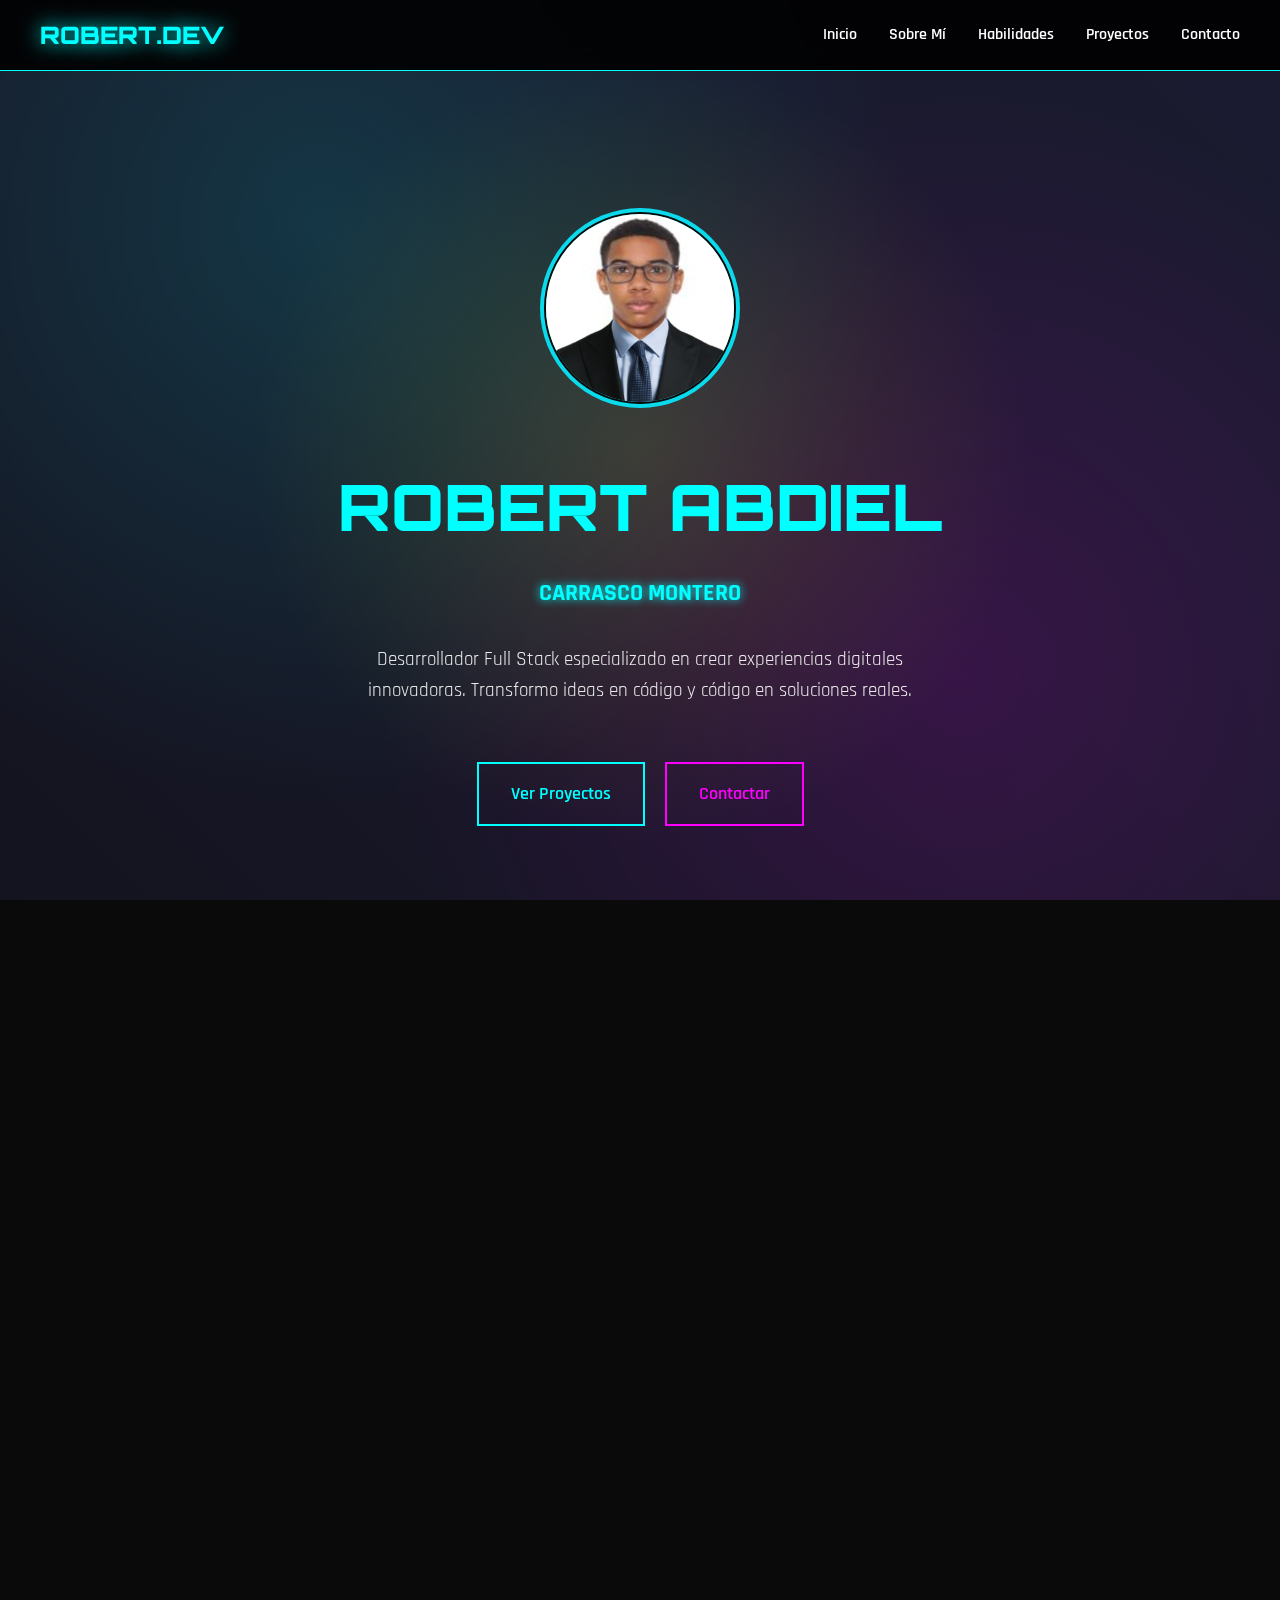
<file: index.html>
<!DOCTYPE html>
<html lang="es">
<head>
    <meta charset="UTF-8">
    <meta name="viewport" content="width=device-width, initial-scale=1.0">
    <title>Robertdev</title>
    <link rel="stylesheet" href="style.css">
</head>
<body>
    <div class="bg-animation"></div>
    
    <header>
        <nav>
            <div class="logo">ROBERT.DEV</div>
            <ul class="nav-links">
                <li><a href="#inicio">Inicio</a></li>
                <li><a href="#sobre-mi">Sobre Mí</a></li>
                <li><a href="#habilidades">Habilidades</a></li>
                <li><a href="#proyectos">Proyectos</a></li>
                <li><a href="#contacto">Contacto</a></li>
            </ul>
        </nav>
    </header>

    <main>
        <section id="inicio" class="hero">
            <div class="photo-frame">
                <img src="yo traje.png" alt="Robert Abdiel Carasco Montero">
            </div>
            <h1>ROBERT ABDIEL</h1>
            <h2 class="subtitle">CARRASCO MONTERO</h2>
            <p class="description">
                Desarrollador Full Stack especializado en crear experiencias digitales innovadoras. 
                Transformo ideas en código y código en soluciones reales.
            </p>
            <a href="#proyectos" class="btn">Ver Proyectos</a>
            <a href="#contacto" class="btn secondary">Contactar</a>
        </section>

        <section id="sobre-mi" class="fade-in">
            <div class="section-header">
                <h2>SOBRE MÍ</h2>
                <div class="underline"></div>
                <p>Desarrollador apasionado por crear soluciones tecnológicas innovadoras</p>
            </div>
            
            <div style="text-align: center; max-width: 800px; margin: 0 auto;">
                <p style="font-size: 1.2rem; line-height: 1.8; margin-bottom: 2rem;">
                    Soy un desarrollador Full Stack con 3 años de experiencia creando aplicaciones web y móviles. 
                    Me especializo en tecnologías modernas como React, Node.js, Python y cloud computing.
                </p>
                <p style="font-size: 1.1rem; line-height: 1.8; opacity: 0.9;">
                    Mi pasión por la programación comenzó en la escuela y desde entonces he trabajado en diversos proyectos, 
                    desde plataformas de comercios y páginas avanzadas. Siempre busco aprender nuevas tecnologías y
                    mantenerme actualizado con las últimas tendencias del desarrollo de software.
                </p>
            </div>
        </section>

        <section id="habilidades" class="fade-in">
            <div class="section-header">
                <h2>MIS HABILIDADES</h2>
                <div class="underline"></div>
            </div>
            
            <div class="skills-grid">
                <div class="skill-card">
                    <h3>Frontend Development</h3>
                    <p>Creación de interfaces modernas y responsivas con las últimas tecnologías web.</p>
                    <div class="skill-tags">
                        <span class="tag">React</span>
                        <span class="tag">Vue.js</span>
                        <span class="tag">JavaScript</span>
                        <span class="tag">CSS3</span>
                        <span class="tag">HTML5</span>
                    </div>
                </div>
                
                <div class="skill-card">
                    <h3>Backend Development</h3>
                    <p>Desarrollo de APIs robustas y sistemas escalables para aplicaciones web.</p>
                    <div class="skill-tags">
                        <span class="tag">Node.js</span>
                        <span class="tag">Python</span>
                        <span class="tag">Express</span>
                        <span class="tag">MongoDB</span>
                        <span class="tag">PostgreSQL</span>
                    </div>
                </div>
                
                <div class="skill-card">
                    <h3>Mobile Development</h3>
                    <p>Aplicaciones móviles nativas e híbridas para iOS y Android.</p>
                    <div class="skill-tags">
                        <span class="tag">React Native</span>
                        <span class="tag">Flutter</span>
                        <span class="tag">Swift</span>
                        <span class="tag">Kotlin</span>
                    </div>
                </div>
                
                <div class="skill-card">
                    <h3>DevOps & Cloud</h3>
                    <p>Despliegue y gestión de aplicaciones en la nube con mejores prácticas.</p>
                    <div class="skill-tags">
                        <span class="tag">AWS</span>
                        <span class="tag">Docker</span>
                        <span class="tag">Git</span>
                        <span class="tag">CI/CD</span>
                        <span class="tag">Node.js</span>
                    </div>
                </div>
            </div>
        </section>

        <section id="proyectos" class="fade-in">
            <div class="section-header">
                <h2>PROYECTOS DESTACADOS</h2>
                <div class="underline"></div>
            </div>
            
       <div class="projects-grid">

  <div class="skill-card">
    <h3>MetroApp</h3>
    <p class="description">
      App para recargar tu targeta del metro con tu celular.
    </p>
    <div class="skill-tags">
      <span class="tag">React</span>
      <span class="tag">Node.js</span>
      <span class="tag">MongoDB</span>
      <span class="tag">Stripe</span>
    </div>
    <p class="subtitle">Completado</p>
    <a class="btn" href="MetroApp.html">🔍 Ver proyecto completo</a>
  </div>

  <div class="skill-card">
    <h3>Sistema de Inventario</h3>
    <p class="description">
      Aplicación de gestión de inventario para una ferretería.
    </p>
    <div class="skill-tags">
      <span class="tag">c#</span>
      <span class="tag">POO</span>
      <span class="tag">SQLServer</span>
    </div>
    <p class="subtitle">Completado</p>
    <a class="btn" href="SisInventario.html">🔍 Ver proyecto completo</a>
  </div>

  <div class="skill-card">
    <h3>undamned</h3>
    <p class="description">
     Videojuego creado en realidad virtual.
    </p>
    <div class="skill-tags">
      <span class="tag">Css</span>
      <span class="tag">HTML</span>
      <span class="tag">JS</span>
    </div>
    <p class="subtitle">Completado</p>
    <a class="btn" href="https://undamned.vercel.app">🔍 Ver proyecto completo</a>
  </div>

  <div class="skill-card">
    <h3>Brackix</h3>
    <p class="description">
      Plataforma busca de programadores para un trabajo.
    </p>
    <div class="skill-tags">
      <span class="tag">TypeScript</span>
      <span class="tag">React</span>
      <span class="tag">JavaScript</span>
      <span class="tag">AWS</span>
    </div>
    <p class="subtitle">En desarrollo</p>
    <a class="btn" href="https://www.brackix.com">🔍 Ver proyecto completo</a>
  </div>

</div>

        </section>

        <section id="contacto" class="contact fade-in">
            <div class="section-header">
                <h2>HABLEMOS</h2>
                <div class="underline"></div>
                <p>¿Tienes un proyecto en mente? ¡Hagámoslo realidad juntos!</p>
            </div>
            
            <div class="contact-info">
                <div class="contact-item">
                    <div class="icon">📧</div>
                    <div>
                        <strong>Email</strong><br>
                        <a href="mailto:abdielcarraco01@gmail.com" style="text-decoration: none; color: white;">abdielcarraco01@gmail.com</a>
                    </div>
                </div>
                
                <div class="contact-item">
                    <div class="icon">💼</div>
                    <div>
                        <strong>LinkedIn</strong><br>
                        <a href="https://www.linkedin.com/in/abdiel-carrasco" style="text-decoration: none; color: white;" target="_blank">/abdiel-carrasco</a>
                    </div>
                </div>
                
                <div class="contact-item">
                    <div class="icon">🐙</div>
                    <div>
                        <strong>GitHub</strong><br>
                        <a href="https://github.com/Daker22f" style="text-decoration: none; color: white;" target="_blank">Daker22f</a>
                    </div>
                </div>
            </div>
            
            <div style="margin-top: 3rem;">
                <a href="mailto:abdielcarrasco01@gmail.com?subject=Propuesta de Proyecto&body=Hola Robert,%0D%0A%0D%0AMe interesa trabajar contigo en un proyecto. Me gustaría discutir:%0D%0A%0D%0A- Tipo de proyecto:%0D%0A- Presupuesto estimado:%0D%0A- Fecha límite:%0D%0A- Detalles adicionales:%0D%0A%0D%0ASaludos," class="btn">Enviar Email</a>
               
            </div>
        </section>
    </main>

    <script>
        // Smooth scrolling
        document.querySelectorAll('a[href^="#"]').forEach(anchor => {
            anchor.addEventListener('click', function (e) {
                e.preventDefault();
                const target = document.querySelector(this.getAttribute('href'));
                if (target) {
                    target.scrollIntoView({
                        behavior: 'smooth',
                        block: 'start'
                    });
                }
            });
        });

        // Scroll animations
        const observerOptions = {
            threshold: 0.1,
            rootMargin: '0px 0px -50px 0px'
        };

        const observer = new IntersectionObserver((entries) => {
            entries.forEach(entry => {
                if (entry.isIntersecting) {
                    entry.target.classList.add('visible');
                }
            });
        }, observerOptions);

        document.querySelectorAll('.fade-in').forEach(el => {
            observer.observe(el);
        });

        // Navbar background on scroll
        window.addEventListener('scroll', () => {
            const header = document.querySelector('header');
            if (window.scrollY > 100) {
                header.style.background = 'rgba(0, 0, 0, 0.95)';
            } else {
                header.style.background = 'rgba(0, 0, 0, 0.9)';
            }
        });

        // Project redirection function
        function redirectToProject(projectId) {
            // Aquí defines las URLs específicas para cada proyecto
            const projectUrls = {
                'ecommerce': 'ecommerce-project.html',
                'taskmanager': 'task-manager-project.html',
                'pos': 'pos-system-project.html',
                'chatbot': 'chatbot-platform-project.html'
            };
            
            // Redirige a la página específica del proyecto
            if (projectUrls[projectId]) {
                window.location.href = projectUrls[projectId];
            }
        }

        // Random floating particles
        function createParticle() {
            const particle = document.createElement('div');
            particle.style.position = 'fixed';
            particle.style.width = '2px';
            particle.style.height = '2px';
            particle.style.background = '#00ffff';
            particle.style.borderRadius = '50%';
            particle.style.pointerEvents = 'none';
            particle.style.zIndex = '1';
            particle.style.left = Math.random() * window.innerWidth + 'px';
            particle.style.top = window.innerHeight + 'px';
            particle.style.boxShadow = '0 0 10px #00ffff';
            
            document.body.appendChild(particle);
            
            const animation = particle.animate([
                { transform: 'translateY(0px)', opacity: 1 },
                { transform: `translateY(-${window.innerHeight + 100}px)`, opacity: 0 }
            ], {
                duration: Math.random() * 3000 + 2000,
                easing: 'linear'
            });
            
            animation.onfinish = () => particle.remove();
        }

        // Create particles periodically
        setInterval(createParticle, 300);
    </script>
</body>
</html>
</file>
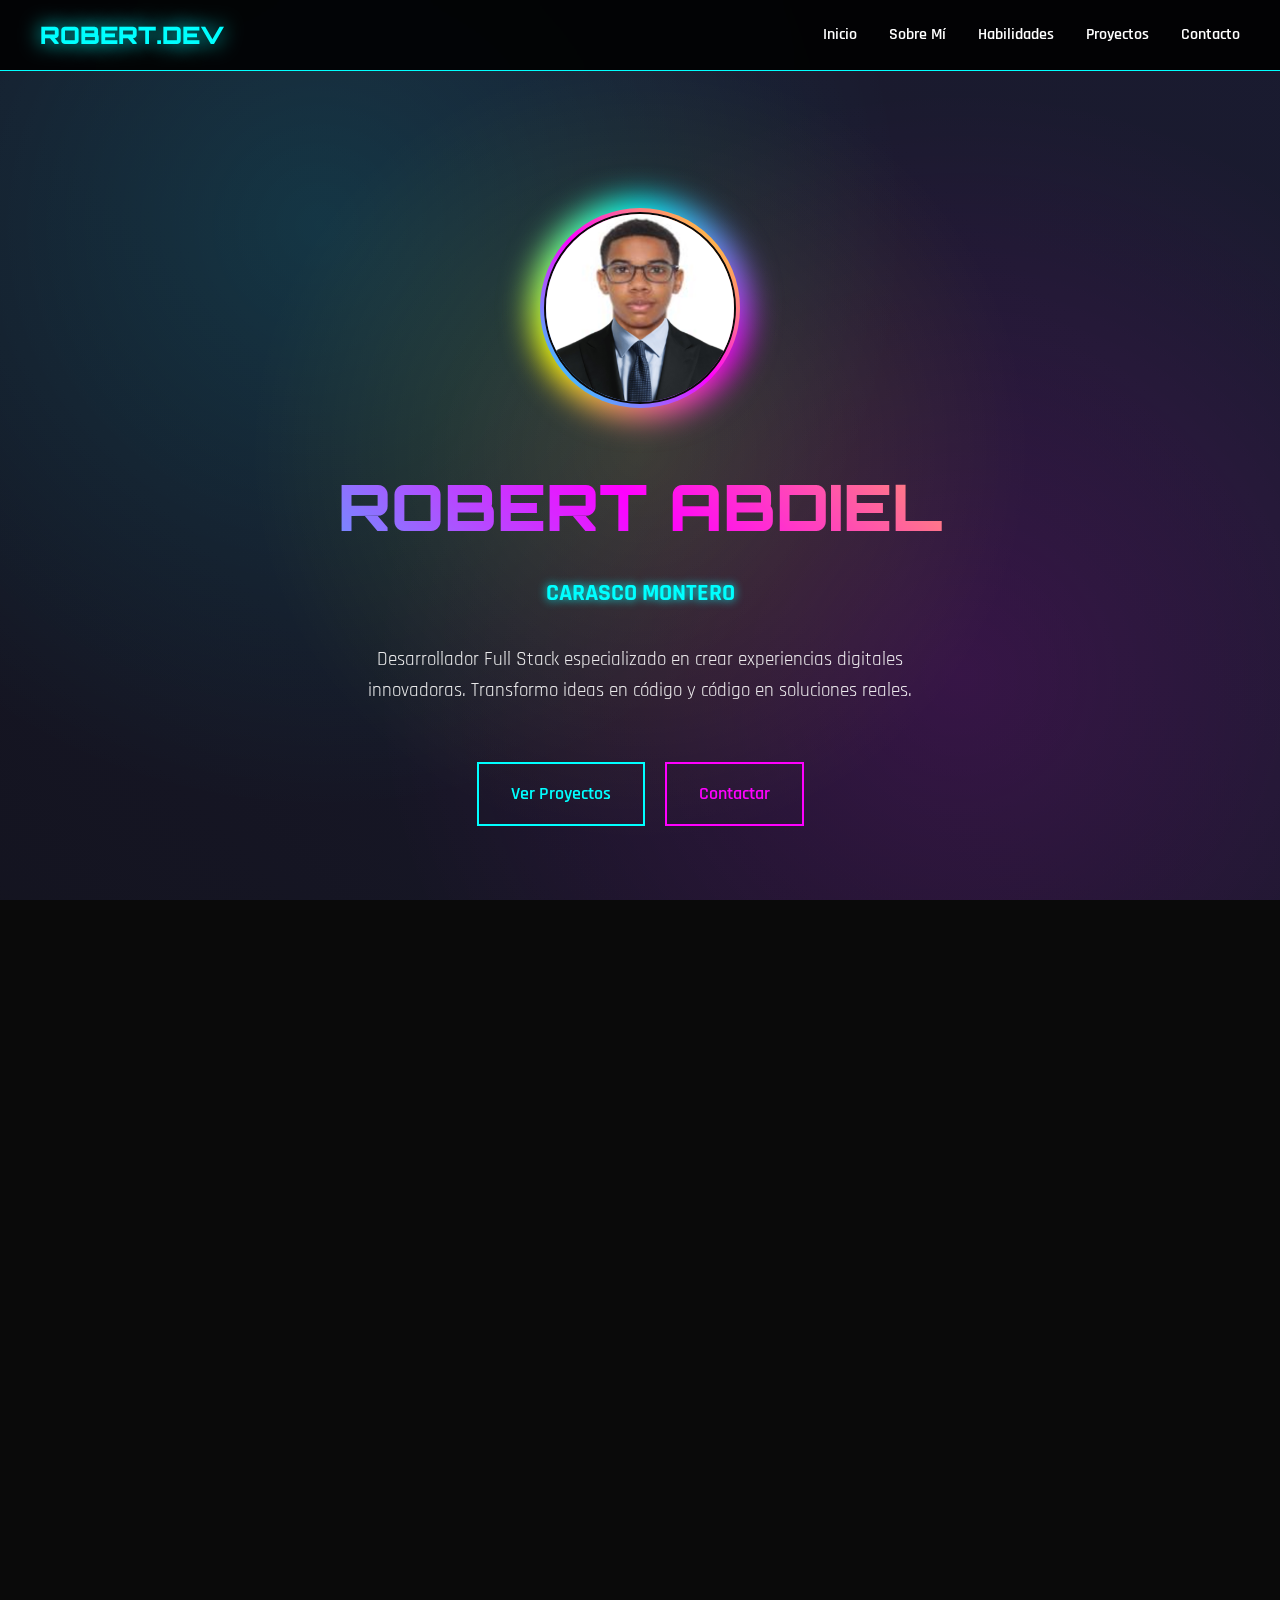
<file: Index.html>
<!DOCTYPE html>
<html lang="es">
<head>
    <meta charset="UTF-8">
    <meta name="viewport" content="width=device-width, initial-scale=1.0">
    <title>Robert Abdiel Carasco Montero - Programador</title>
    <link rel="stylesheet" href="style.css">
</head>
<style>
@import url('https://fonts.googleapis.com/css2?family=Orbitron:wght@400;700;900&family=Rajdhani:wght@300;400;600;700&display=swap');
        
        * {
            margin: 0;
            padding: 0;
            box-sizing: border-box;
        }
        
        body {
            font-family: 'Rajdhani', sans-serif;
            background: #0a0a0a;
            color: #ffffff;
            overflow-x: hidden;
            line-height: 1.6;
        }
        
        /* Fondo animado */
        .bg-animation {
            position: fixed;
            top: 0;
            left: 0;
            width: 100%;
            height: 100%;
            z-index: -1;
            background: linear-gradient(45deg, #0a0a0a, #1a1a2e, #16213e);
            background-size: 400% 400%;
            animation: gradientShift 8s ease infinite;
        }
        
        .bg-animation::before {
            content: '';
            position: absolute;
            top: 0;
            left: 0;
            width: 100%;
            height: 100%;
            background-image: 
                radial-gradient(circle at 25% 25%, #00ffff22 0%, transparent 50%),
                radial-gradient(circle at 75% 75%, #ff00ff22 0%, transparent 50%),
                radial-gradient(circle at 50% 50%, #ffff0022 0%, transparent 50%);
            animation: pulse 4s ease-in-out infinite alternate;
        }
        
        @keyframes gradientShift {
            0% { background-position: 0% 50%; }
            50% { background-position: 100% 50%; }
            100% { background-position: 0% 50%; }
        }
        
        @keyframes pulse {
            0% { opacity: 0.3; }
            100% { opacity: 0.8; }
        }
        
        /* Header */
        header {
            position: fixed;
            top: 0;
            width: 100%;
            padding: 1rem 2rem;
            background: rgba(0, 0, 0, 0.9);
            backdrop-filter: blur(10px);
            border-bottom: 1px solid #00ffff;
            z-index: 1000;
        }
        
        nav {
            display: flex;
            justify-content: space-between;
            align-items: center;
            max-width: 1200px;
            margin: 0 auto;
        }
        
        .logo {
            font-family: 'Orbitron', monospace;
            font-size: 1.5rem;
            font-weight: 900;
            color: #00ffff;
            text-shadow: 0 0 20px #00ffff;
        }
        
        .nav-links {
            display: flex;
            list-style: none;
            gap: 2rem;
        }
        
        .nav-links a {
            color: #ffffff;
            text-decoration: none;
            font-weight: 600;
            transition: all 0.3s ease;
            position: relative;
        }
        
        .nav-links a:hover {
            color: #00ffff;
            text-shadow: 0 0 10px #00ffff;
        }
        
        .nav-links a::after {
            content: '';
            position: absolute;
            bottom: -5px;
            left: 0;
            width: 0;
            height: 2px;
            background: linear-gradient(90deg, #00ffff, #ff00ff);
            transition: width 0.3s ease;
        }
        
        .nav-links a:hover::after {
            width: 100%;
        }
        
        /* Main Content */
        main {
            margin-top: 80px;
        }
        
        section {
            padding: 4rem 2rem;
            max-width: 1200px;
            margin: 0 auto;
        }
        
        /* Hero Section */
        .hero {
            text-align: center;
            padding: 8rem 2rem;
            position: relative;
        }

        /* Marco de foto */
        .photo-frame {
            position: relative;
            width: 200px;
            height: 200px;
            margin: 0 auto 3rem;
            border-radius: 50%;
            background: linear-gradient(45deg, #00ffff, #ff00ff, #ffff00);
            padding: 4px;
            animation: rotate 4s linear infinite;
        }

        .photo-frame::before {
            content: '';
            position: absolute;
            inset: -10px;
            border-radius: 50%;
            background: conic-gradient(from 0deg, #00ffff, #ff00ff, #ffff00, #00ffff);
            animation: rotate 8s linear infinite reverse;
            z-index: -1;
            filter: blur(15px);
        }

        .photo-frame img {
            width: 100%;
            height: 100%;
            border-radius: 50%;
            object-fit: cover;
            border: 2px solid #0a0a0a;
        }

        @keyframes rotate {
            0% { transform: rotate(0deg); }
            100% { transform: rotate(360deg); }
        }
        
        .hero h1 {
            font-family: 'Orbitron', monospace;
            font-size: clamp(2.5rem, 5vw, 4rem);
            font-weight: 900;
            margin-bottom: 1rem;
            background: linear-gradient(45deg, #00ffff, #ff00ff, #ffff00);
            -webkit-background-clip: text;
            -webkit-text-fill-color: transparent;
            background-clip: text;
            animation: textGlow 2s ease-in-out infinite alternate;
        }
        
        @keyframes textGlow {
            0% { filter: drop-shadow(0 0 10px #00ffff); }
            100% { filter: drop-shadow(0 0 20px #ff00ff); }
        }
        
        .hero .subtitle {
            font-size: 1.5rem;
            color: #00ffff;
            margin-bottom: 2rem;
            text-shadow: 0 0 10px #00ffff;
        }
        
        .hero .description {
            font-size: 1.2rem;
            max-width: 600px;
            margin: 0 auto 3rem;
            opacity: 0.9;
        }
        
        /* Buttons */
        .btn {
            display: inline-block;
            padding: 1rem 2rem;
            margin: 0.5rem;
            background: transparent;
            border: 2px solid #00ffff;
            color: #00ffff;
            text-decoration: none;
            font-weight: 600;
            font-size: 1.1rem;
            transition: all 0.3s ease;
            position: relative;
            overflow: hidden;
        }
        
        .btn::before {
            content: '';
            position: absolute;
            top: 0;
            left: -100%;
            width: 100%;
            height: 100%;
            background: linear-gradient(90deg, transparent, #00ffff, transparent);
            transition: left 0.5s ease;
        }
        
        .btn:hover::before {
            left: 100%;
        }
        
        .btn:hover {
            color: #000;
            background: #00ffff;
            box-shadow: 0 0 30px #00ffff;
            transform: translateY(-2px);
        }
        
        .btn.secondary {
            border-color: #ff00ff;
            color: #ff00ff;
        }
        
        .btn.secondary:hover {
            background: #ff00ff;
            box-shadow: 0 0 30px #ff00ff;
        }
        
        /* Skills Section */
        .skills-grid {
            display: grid;
            grid-template-columns: repeat(auto-fit, minmax(300px, 1fr));
            gap: 2rem;
            margin-top: 3rem;
        }
        
        .skill-card {
            background: rgba(255, 255, 255, 0.05);
            border: 1px solid rgba(0, 255, 255, 0.3);
            padding: 2rem;
            border-radius: 10px;
            transition: all 0.3s ease;
            position: relative;
            overflow: hidden;
        }
        
        .skill-card::before {
            content: '';
            position: absolute;
            top: -50%;
            left: -50%;
            width: 200%;
            height: 200%;
            background: conic-gradient(from 0deg, transparent, #00ffff, transparent);
            animation: rotate 4s linear infinite;
            z-index: -1;
        }
        
        .skill-card::after {
            content: '';
            position: absolute;
            inset: 1px;
            background: rgba(10, 10, 10, 0.9);
            border-radius: 9px;
            z-index: -1;
        }
        
        .skill-card:hover {
            transform: translateY(-10px);
            box-shadow: 0 20px 40px rgba(0, 255, 255, 0.3);
        }
        
        .skill-card h3 {
            color: #00ffff;
            margin-bottom: 1rem;
            font-size: 1.5rem;
        }
        
        .skill-tags {
            display: flex;
            flex-wrap: wrap;
            gap: 0.5rem;
            margin-top: 1rem;
        }
        
        .tag {
            background: rgba(0, 255, 255, 0.2);
            padding: 0.3rem 0.8rem;
            border-radius: 20px;
            font-size: 0.9rem;
            border: 1px solid #00ffff;
        }
        
        /* Projects Section */
        .projects-grid {
            display: grid;
            grid-template-columns: repeat(auto-fit, minmax(350px, 1fr));
            gap: 2rem;
            margin-top: 3rem;
        }
        
        .project-card {
            background: rgba(255, 255, 255, 0.05);
            border: 1px solid rgba(255, 0, 255, 0.3);
            padding: 2rem;
            border-radius: 10px;
            transition: all 0.3s ease;
            position: relative;
            cursor: pointer;
        }
        
        .project-card:hover {
            transform: translateY(-5px);
            border-color: #ff00ff;
            box-shadow: 0 15px 30px rgba(255, 0, 255, 0.3);
        }
        
        .project-card h3 {
            color: #ff00ff;
            margin-bottom: 1rem;
            font-size: 1.4rem;
        }
        
        .project-status {
            display: inline-block;
            padding: 0.2rem 0.8rem;
            background: rgba(255, 255, 0, 0.2);
            border: 1px solid #ffff00;
            border-radius: 15px;
            font-size: 0.8rem;
            margin-top: 1rem;
        }

        .project-link-text {
            margin-top: 1rem; 
            font-size: 0.9rem; 
            color: #00ffff; 
            cursor: pointer;
            transition: all 0.3s ease;
        }

        .project-link-text:hover {
            text-shadow: 0 0 10px #00ffff;
        }
        
        /* Section Headers */
        .section-header {
            text-align: center;
            margin-bottom: 3rem;
        }
        
        .section-header h2 {
            font-family: 'Orbitron', monospace;
            font-size: 2.5rem;
            margin-bottom: 1rem;
            background: linear-gradient(45deg, #00ffff, #ff00ff);
            -webkit-background-clip: text;
            -webkit-text-fill-color: transparent;
            background-clip: text;
        }
        
        .section-header .underline {
            width: 100px;
            height: 3px;
            background: linear-gradient(90deg, #00ffff, #ff00ff);
            margin: 0 auto;
            border-radius: 2px;
        }
        
        .contact {
            background: rgba(255, 255, 255, 0.02);
            margin-top: 4rem;
            padding: 4rem 2rem;
            text-align: center;
        }
        
        .contact-info {
            display: flex;
            justify-content: center;
            gap: 3rem;
            margin-top: 2rem;
            flex-wrap: wrap;
        }
        
        .contact-item {
            display: flex;
            align-items: center;
            gap: 1rem;
        }
        
        .contact-item .icon {
            width: 50px;
            height: 50px;
            background: linear-gradient(45deg, #00ffff, #ff00ff);
            border-radius: 50%;
            display: flex;
            align-items: center;
            justify-content: center;
            font-size: 1.5rem;
        }
        
        /* Responsive */
        @media (max-width: 768px) {
            .nav-links {
                display: none;
            }
            
            .hero {
                padding: 6rem 1rem;
            }
            
            .contact-info {
                flex-direction: column;
                align-items: center;
            }

            .photo-frame {
                width: 150px;
                height: 150px;
            }
        }
        
        /* Scroll Animation */
        .fade-in {
            opacity: 0;
            transform: translateY(30px);
            transition: all 0.6s ease;
        }
        
        .fade-in.visible {
            opacity: 1;
            transform: translateY(0);
        }
</style>
<body>
    <div class="bg-animation"></div>
    
    <header>
        <nav>
            <div class="logo">ROBERT.DEV</div>
            <ul class="nav-links">
                <li><a href="#inicio">Inicio</a></li>
                <li><a href="#sobre-mi">Sobre Mí</a></li>
                <li><a href="#habilidades">Habilidades</a></li>
                <li><a href="#proyectos">Proyectos</a></li>
                <li><a href="#contacto">Contacto</a></li>
            </ul>
        </nav>
    </header>

    <main>
        <section id="inicio" class="hero">
            <div class="photo-frame">
                <img src="yo traje.png" alt="Robert Abdiel Carasco Montero">
            </div>
            <h1>ROBERT ABDIEL</h1>
            <h2 class="subtitle">CARASCO MONTERO</h2>
            <p class="description">
                Desarrollador Full Stack especializado en crear experiencias digitales innovadoras. 
                Transformo ideas en código y código en soluciones reales.
            </p>
            <a href="#proyectos" class="btn">Ver Proyectos</a>
            <a href="#contacto" class="btn secondary">Contactar</a>
        </section>

        <section id="sobre-mi" class="fade-in">
            <div class="section-header">
                <h2>SOBRE MÍ</h2>
                <div class="underline"></div>
                <p>Desarrollador apasionado por crear soluciones tecnológicas innovadoras</p>
            </div>
            
            <div style="text-align: center; max-width: 800px; margin: 0 auto;">
                <p style="font-size: 1.2rem; line-height: 1.8; margin-bottom: 2rem;">
                    Soy un desarrollador Full Stack con más de 5 años de experiencia creando aplicaciones web y móviles. 
                    Me especializo en tecnologías modernas como React, Node.js, Python y cloud computing.
                </p>
                <p style="font-size: 1.1rem; line-height: 1.8; opacity: 0.9;">
                    Mi pasión por la programación comenzó en la universidad y desde entonces he trabajado en diversos proyectos, 
                    desde e-commerce hasta sistemas de gestión empresarial. Siempre busco aprender nuevas tecnologías y 
                    mantenerme actualizado con las últimas tendencias del desarrollo de software.
                </p>
            </div>
        </section>

        <section id="habilidades" class="fade-in">
            <div class="section-header">
                <h2>MIS HABILIDADES</h2>
                <div class="underline"></div>
            </div>
            
            <div class="skills-grid">
                <div class="skill-card">
                    <h3>Frontend Development</h3>
                    <p>Creación de interfaces modernas y responsivas con las últimas tecnologías web.</p>
                    <div class="skill-tags">
                        <span class="tag">React</span>
                        <span class="tag">Vue.js</span>
                        <span class="tag">JavaScript</span>
                        <span class="tag">CSS3</span>
                        <span class="tag">HTML5</span>
                    </div>
                </div>
                
                <div class="skill-card">
                    <h3>Backend Development</h3>
                    <p>Desarrollo de APIs robustas y sistemas escalables para aplicaciones web.</p>
                    <div class="skill-tags">
                        <span class="tag">Node.js</span>
                        <span class="tag">Python</span>
                        <span class="tag">Express</span>
                        <span class="tag">MongoDB</span>
                        <span class="tag">PostgreSQL</span>
                    </div>
                </div>
                
                <div class="skill-card">
                    <h3>Mobile Development</h3>
                    <p>Aplicaciones móviles nativas e híbridas para iOS y Android.</p>
                    <div class="skill-tags">
                        <span class="tag">React Native</span>
                        <span class="tag">Flutter</span>
                        <span class="tag">Swift</span>
                        <span class="tag">Kotlin</span>
                    </div>
                </div>
                
                <div class="skill-card">
                    <h3>DevOps & Cloud</h3>
                    <p>Despliegue y gestión de aplicaciones en la nube con mejores prácticas.</p>
                    <div class="skill-tags">
                        <span class="tag">AWS</span>
                        <span class="tag">Docker</span>
                        <span class="tag">Git</span>
                        <span class="tag">CI/CD</span>
                    </div>
                </div>
            </div>
        </section>

        <section id="proyectos" class="fade-in">
            <div class="section-header">
                <h2>PROYECTOS DESTACADOS</h2>
                <div class="underline"></div>
            </div>
            
       <div class="projects-grid">

  <div class="skill-card">
    <h3>MetroApp</h3>
    <p class="description">
      App para recargar tu targeta del metro con tu celular.
    </p>
    <div class="skill-tags">
      <span class="tag">React</span>
      <span class="tag">Node.js</span>
      <span class="tag">MongoDB</span>
      <span class="tag">Stripe</span>
    </div>
    <p class="subtitle">Completado</p>
    <a class="btn" href="ecommerce.html">🔍 Ver proyecto completo</a>
  </div>

  <div class="skill-card">
    <h3>Sistema de Inventario</h3>
    <p class="description">
      Aplicación de gestión de inventario para una ferretería.
    </p>
    <div class="skill-tags">
      <span class="tag">c#</span>
      <span class="tag">POO</span>
    </div>
    <p class="subtitle">Completado</p>
    <a class="btn" href="Task Management.html">🔍 Ver proyecto completo</a>
  </div>

  <div class="skill-card">
    <h3>undamned</h3>
    <p class="description">
     Videojuego creado en realidad virtual.
    </p>
    <div class="skill-tags">
      <span class="tag">Python</span>
      <span class="tag">Django</span>
      <span class="tag">PostgreSQL</span>
      <span class="tag">Chart.js</span>
    </div>
    <p class="subtitle">Completado</p>
    <a class="btn" href="https://undamned.vercel.app">🔍 Ver proyecto completo</a>
  </div>

  <div class="skill-card">
    <h3>AI Chatbot Platform</h3>
    <p class="description">
      Plataforma de chatbots inteligentes con procesamiento de lenguaje natural y integración multicanal.
    </p>
    <div class="skill-tags">
      <span class="tag">Python</span>
      <span class="tag">TensorFlow</span>
      <span class="tag">NLP</span>
      <span class="tag">AWS</span>
    </div>
    <p class="subtitle">En desarrollo</p>
    <a class="btn" href="ChatAi.html">🔍 Ver proyecto completo</a>
  </div>

</div>

        </section>

        <section id="contacto" class="contact fade-in">
            <div class="section-header">
                <h2>HABLEMOS</h2>
                <div class="underline"></div>
                <p>¿Tienes un proyecto en mente? ¡Hagámoslo realidad juntos!</p>
            </div>
            
            <div class="contact-info">
                <div class="contact-item">
                    <div class="icon">📧</div>
                    <div>
                        <strong>Email</strong><br>
                        abdielcarraco01@gmail.com
                    </div>
                </div>
                
                <div class="contact-item">
                    <div class="icon">💼</div>
                    <div>
                        <strong>LinkedIn</strong><br>
                        /in/robert-carasco
                    </div>
                </div>
                
                <div class="contact-item">
                    <div class="icon">🐙</div>
                    <div>
                        <strong>GitHub</strong><br>
                        /robert-carasco
                    </div>
                </div>
            </div>
            
            <div style="margin-top: 3rem;">
                <a href="mailto:robert.carasco@dev.com?subject=Propuesta de Proyecto&body=Hola Robert,%0D%0A%0D%0AMe interesa trabajar contigo en un proyecto. Me gustaría discutir:%0D%0A%0D%0A- Tipo de proyecto:%0D%0A- Presupuesto estimado:%0D%0A- Fecha límite:%0D%0A- Detalles adicionales:%0D%0A%0D%0ASaludos," class="btn">Enviar Email</a>
                <a href="#" class="btn secondary">Descargar CV</a>
            </div>
        </section>
    </main>

    <script>
        // Smooth scrolling
        document.querySelectorAll('a[href^="#"]').forEach(anchor => {
            anchor.addEventListener('click', function (e) {
                e.preventDefault();
                const target = document.querySelector(this.getAttribute('href'));
                if (target) {
                    target.scrollIntoView({
                        behavior: 'smooth',
                        block: 'start'
                    });
                }
            });
        });

        // Scroll animations
        const observerOptions = {
            threshold: 0.1,
            rootMargin: '0px 0px -50px 0px'
        };

        const observer = new IntersectionObserver((entries) => {
            entries.forEach(entry => {
                if (entry.isIntersecting) {
                    entry.target.classList.add('visible');
                }
            });
        }, observerOptions);

        document.querySelectorAll('.fade-in').forEach(el => {
            observer.observe(el);
        });

        // Navbar background on scroll
        window.addEventListener('scroll', () => {
            const header = document.querySelector('header');
            if (window.scrollY > 100) {
                header.style.background = 'rgba(0, 0, 0, 0.95)';
            } else {
                header.style.background = 'rgba(0, 0, 0, 0.9)';
            }
        });

        // Project redirection function
        function redirectToProject(projectId) {
            // Aquí defines las URLs específicas para cada proyecto
            const projectUrls = {
                'ecommerce': 'ecommerce-project.html',
                'taskmanager': 'task-manager-project.html',
                'pos': 'pos-system-project.html',
                'chatbot': 'chatbot-platform-project.html'
            };
            
            // Redirige a la página específica del proyecto
            if (projectUrls[projectId]) {
                window.location.href = projectUrls[projectId];
            }
        }

        // Random floating particles
        function createParticle() {
            const particle = document.createElement('div');
            particle.style.position = 'fixed';
            particle.style.width = '2px';
            particle.style.height = '2px';
            particle.style.background = '#00ffff';
            particle.style.borderRadius = '50%';
            particle.style.pointerEvents = 'none';
            particle.style.zIndex = '1';
            particle.style.left = Math.random() * window.innerWidth + 'px';
            particle.style.top = window.innerHeight + 'px';
            particle.style.boxShadow = '0 0 10px #00ffff';
            
            document.body.appendChild(particle);
            
            const animation = particle.animate([
                { transform: 'translateY(0px)', opacity: 1 },
                { transform: `translateY(-${window.innerHeight + 100}px)`, opacity: 0 }
            ], {
                duration: Math.random() * 3000 + 2000,
                easing: 'linear'
            });
            
            animation.onfinish = () => particle.remove();
        }

        // Create particles periodically
        setInterval(createParticle, 300);
    </script>
</body>
</html>
</file>
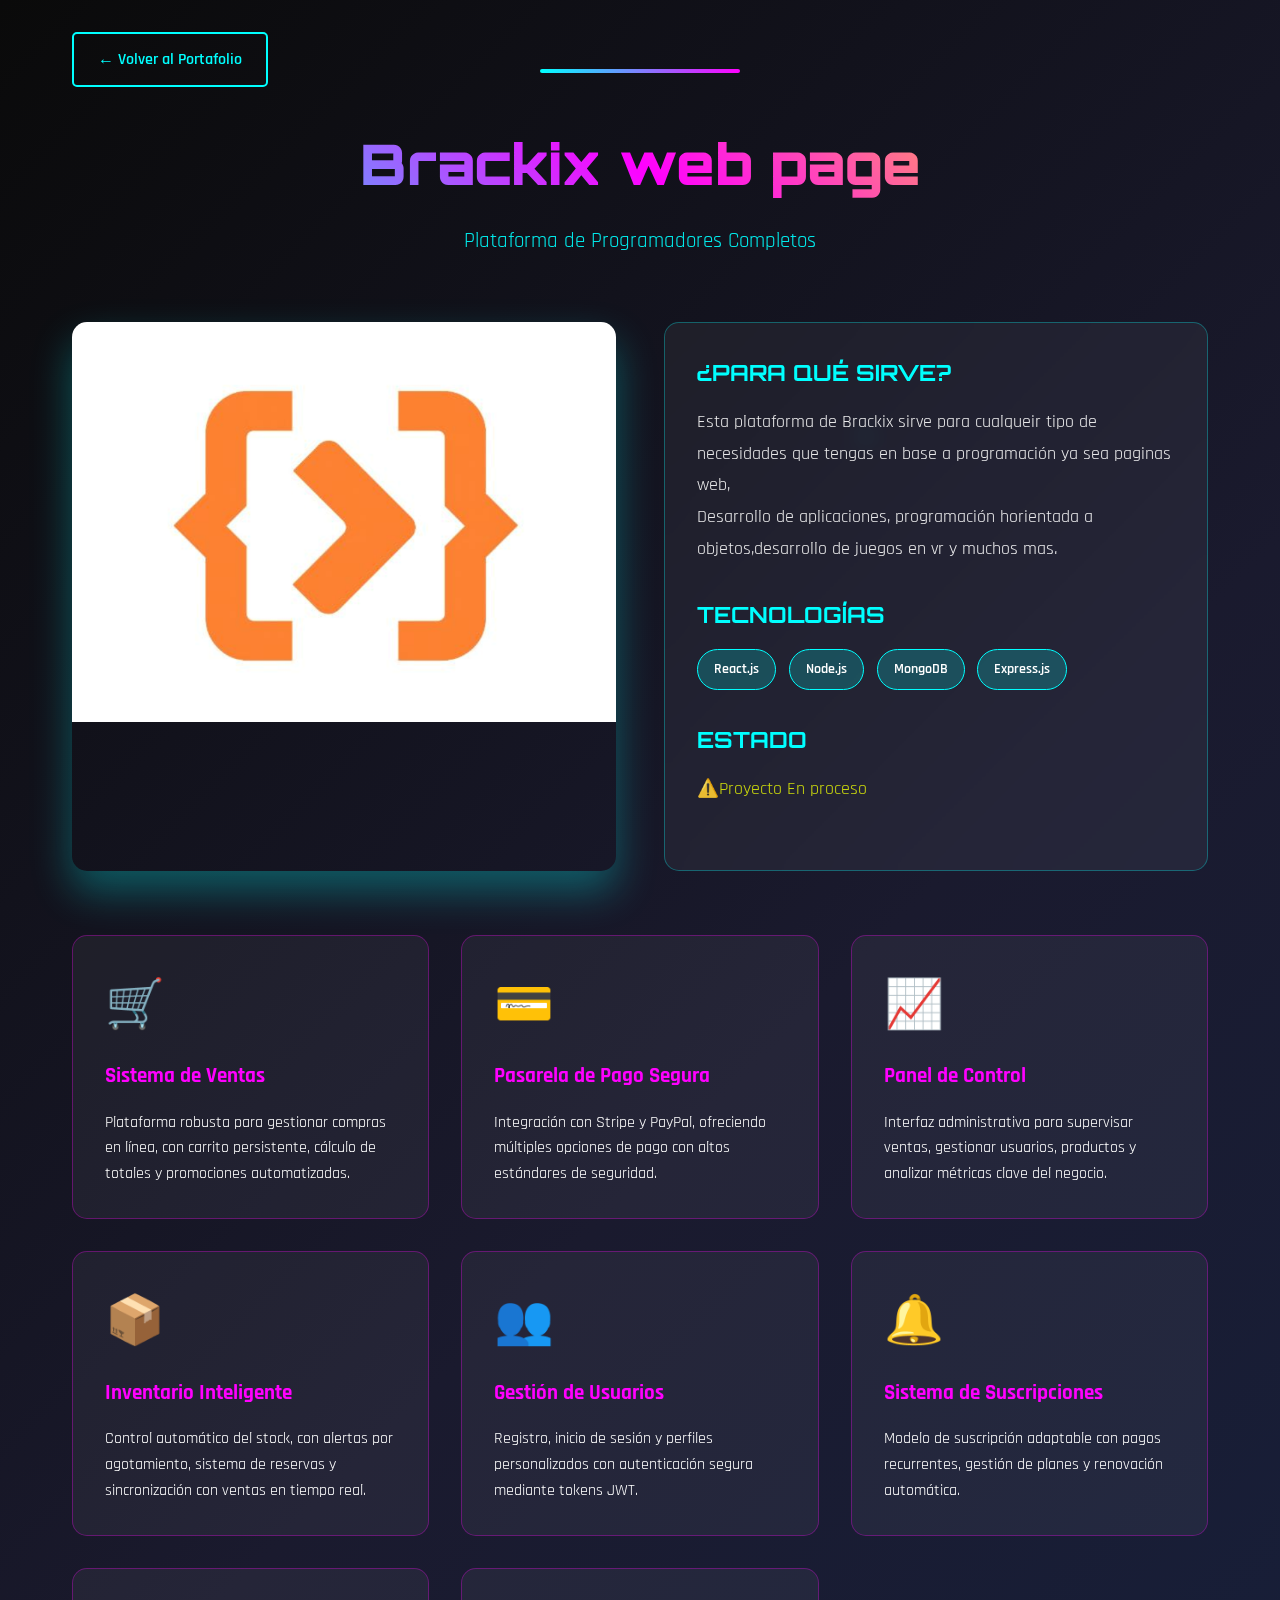
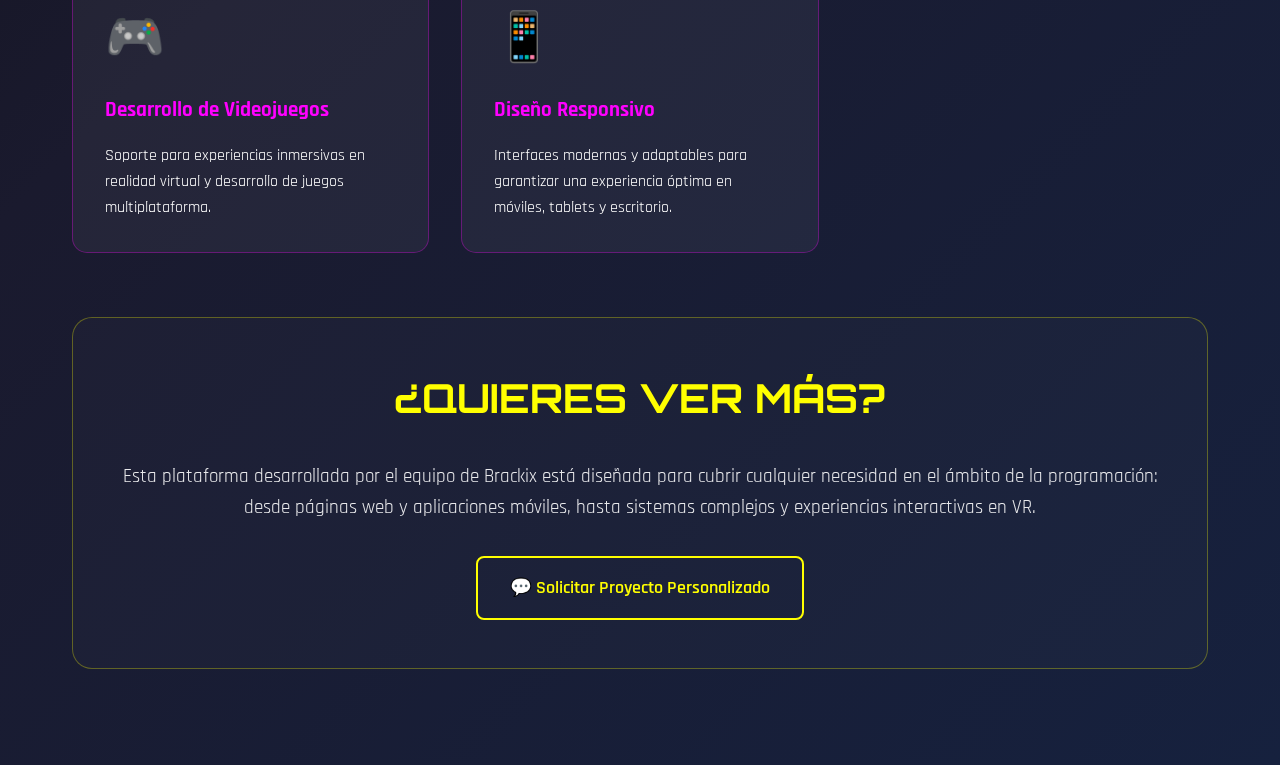
<file: Brackix.html>
<!DOCTYPE html>
<html lang="es">
<head>
    <meta charset="UTF-8">
    <meta name="viewport" content="width=device-width, initial-scale=1.0">
    <title>E-Commerce Platform - Robert Carasco</title>
    <style>
        @import url('https://fonts.googleapis.com/css2?family=Orbitron:wght@400;700;900&family=Rajdhani:wght@300;400;600;700&display=swap');
        
        * {
            margin: 0;
            padding: 0;
            box-sizing: border-box;
        }
        
        body {
            font-family: 'Rajdhani', sans-serif;
            background: linear-gradient(135deg, #0a0a0a 0%, #1a1a2e 50%, #16213e 100%);
            color: #ffffff;
            line-height: 1.6;
            min-height: 100vh;
        }

        .container {
            max-width: 1200px;
            margin: 0 auto;
            padding: 2rem;
        }

        .back-btn {
            display: inline-block;
            margin-bottom: 2rem;
            padding: 0.8rem 1.5rem;
            background: transparent;
            border: 2px solid #00ffff;
            color: #00ffff;
            text-decoration: none;
            border-radius: 5px;
            transition: all 0.3s ease;
            font-weight: 600;
        }

        .back-btn:hover {
            background: #00ffff;
            color: #000;
            box-shadow: 0 0 20px rgba(0, 255, 255, 0.5);
        }

        .project-header {
            text-align: center;
            margin-bottom: 4rem;
            position: relative;
        }

        .project-header::before {
            content: '';
            position: absolute;
            top: -50px;
            left: 50%;
            transform: translateX(-50%);
            width: 200px;
            height: 4px;
            background: linear-gradient(90deg, #00ffff, #ff00ff);
            border-radius: 2px;
        }

        .project-title {
            font-family: 'Orbitron', monospace;
            font-size: 3.5rem;
            font-weight: 900;
            background: linear-gradient(45deg, #00ffff, #ff00ff, #ffff00);
            -webkit-background-clip: text;
            -webkit-text-fill-color: transparent;
            background-clip: text;
            margin-bottom: 1rem;
            animation: titleGlow 3s ease-in-out infinite alternate;
        }

        @keyframes titleGlow {
            0% { filter: drop-shadow(0 0 10px #00ffff); }
            100% { filter: drop-shadow(0 0 30px #ff00ff); }
        }

        .project-subtitle {
            font-size: 1.3rem;
            color: #00ffff;
            opacity: 0.9;
        }

        .content-grid {
            display: grid;
            grid-template-columns: 1fr 1fr;
            gap: 3rem;
            margin-bottom: 4rem;
        }

        .project-image {
            position: relative;
            border-radius: 15px;
            overflow: hidden;
            box-shadow: 0 20px 40px rgba(0, 255, 255, 0.3);
        }

        .project-image img {
            width: 100%;
            height: 400px;
            object-fit: cover;
            transition: transform 0.3s ease;
        }

        .project-image:hover img {
            transform: scale(1.05);
        }

        .project-info {
            background: rgba(255, 255, 255, 0.05);
            padding: 2rem;
            border-radius: 15px;
            border: 1px solid rgba(0, 255, 255, 0.3);
            backdrop-filter: blur(10px);
        }

        .info-section {
            margin-bottom: 2rem;
        }

        .info-title {
            color: #00ffff;
            font-size: 1.4rem;
            font-weight: 700;
            margin-bottom: 1rem;
            font-family: 'Orbitron', monospace;
        }

        .info-text {
            font-size: 1.1rem;
            line-height: 1.8;
            opacity: 0.9;
        }

        .tech-stack {
            display: flex;
            flex-wrap: wrap;
            gap: 0.8rem;
            margin-top: 1rem;
        }

        .tech-tag {
            background: rgba(0, 255, 255, 0.2);
            padding: 0.5rem 1rem;
            border-radius: 25px;
            border: 1px solid #00ffff;
            font-size: 0.9rem;
            font-weight: 600;
        }

        .features-grid {
            display: grid;
            grid-template-columns: repeat(auto-fit, minmax(300px, 1fr));
            gap: 2rem;
            margin: 4rem 0;
        }

        .feature-card {
            background: rgba(255, 255, 255, 0.05);
            padding: 2rem;
            border-radius: 15px;
            border: 1px solid rgba(255, 0, 255, 0.3);
            transition: all 0.3s ease;
            position: relative;
            overflow: hidden;
        }

        .feature-card::before {
            content: '';
            position: absolute;
            top: 0;
            left: -100%;
            width: 100%;
            height: 100%;
            background: linear-gradient(90deg, transparent, rgba(255, 0, 255, 0.1), transparent);
            transition: left 0.5s ease;
        }

        .feature-card:hover::before {
            left: 100%;
        }

        .feature-card:hover {
            transform: translateY(-5px);
            border-color: #ff00ff;
            box-shadow: 0 15px 30px rgba(255, 0, 255, 0.3);
        }

        .feature-icon {
            font-size: 3rem;
            margin-bottom: 1rem;
            color: #ff00ff;
        }

        .feature-title {
            color: #ff00ff;
            font-size: 1.3rem;
            font-weight: 700;
            margin-bottom: 1rem;
        }

        .demo-section {
            text-align: center;
            margin: 4rem 0;
            padding: 3rem;
            background: rgba(255, 255, 255, 0.02);
            border-radius: 20px;
            border: 1px solid rgba(255, 255, 0, 0.3);
        }

        .demo-title {
            font-family: 'Orbitron', monospace;
            font-size: 2.5rem;
            color: #ffff00;
            margin-bottom: 2rem;
        }

        .demo-buttons {
            display: flex;
            justify-content: center;
            gap: 2rem;
            flex-wrap: wrap;
        }

        .demo-btn {
            padding: 1rem 2rem;
            background: transparent;
            border: 2px solid #ffff00;
            color: #ffff00;
            text-decoration: none;
            border-radius: 8px;
            font-weight: 600;
            font-size: 1.1rem;
            transition: all 0.3s ease;
            position: relative;
            overflow: hidden;
        }

        .demo-btn::before {
            content: '';
            position: absolute;
            top: 0;
            left: -100%;
            width: 100%;
            height: 100%;
            background: #ffff00;
            transition: left 0.3s ease;
            z-index: -1;
        }

        .demo-btn:hover::before {
            left: 0;
        }

        .demo-btn:hover {
            color: #000;
            box-shadow: 0 0 25px rgba(255, 255, 0, 0.5);
            transform: translateY(-2px);
        }

        @media (max-width: 768px) {
            .content-grid {
                grid-template-columns: 1fr;
                gap: 2rem;
            }

            .project-title {
                font-size: 2.5rem;
            }

            .demo-buttons {
                flex-direction: column;
                align-items: center;
            }

            .container {
                padding: 1rem;
            }
        }

        .floating-particles {
            position: fixed;
            top: 0;
            left: 0;
            width: 100%;
            height: 100%;
            pointer-events: none;
            z-index: -1;
        }
    </style>
</head>
<body>
    <div class="floating-particles"></div>
    
    <div class="container">
        <a href="index.html" class="back-btn">← Volver al Portafolio</a>
        
        <div class="project-header">
            <h1 class="project-title">Brackix web page</h1>
            <p class="project-subtitle">Plataforma de Programadores  Completos</p>
        </div>

        <div class="content-grid">
            <div class="project-image">
                <img src="Brackixfoto.png" alt="E-Commerce Platform Interface">
            </div>
            
            <div class="project-info">
                <div class="info-section">
                    <h3 class="info-title">¿PARA QUÉ SIRVE?</h3>
                    <p class="info-text">
                       Esta plataforma de Brackix sirve para cualqueir tipo de necesidades que tengas en base a programación ya sea paginas web,<br>
                       Desarrollo de aplicaciones, programación horientada a objetos,desarrollo de juegos en vr y muchos mas.
                    </p>
                </div>

                <div class="info-section">
                    <h3 class="info-title">TECNOLOGÍAS</h3>
                    <div class="tech-stack">
                        <span class="tech-tag">React.js</span>
                        <span class="tech-tag">Node.js</span>
                        <span class="tech-tag">MongoDB</span>
                        <span class="tech-tag">Express.js</span>
                    </div>
                </div>

                <div class="info-section">
                    <h3 class="info-title">ESTADO</h3>
                    <p class="info-text" style="color: #dceb08;">⚠️Proyecto En proceso</p>
                </div>
            </div>
        </div>

        <div class="features-grid">
    <div class="feature-card">
        <div class="feature-icon">🛒</div>
        <h3 class="feature-title">Sistema de Ventas</h3>
        <p>Plataforma robusta para gestionar compras en línea, con carrito persistente, cálculo de totales y promociones automatizadas.</p>
    </div>

    <div class="feature-card">
        <div class="feature-icon">💳</div>
        <h3 class="feature-title">Pasarela de Pago Segura</h3>
        <p>Integración con Stripe y PayPal, ofreciendo múltiples opciones de pago con altos estándares de seguridad.</p>
    </div>

    <div class="feature-card">
        <div class="feature-icon">📈</div>
        <h3 class="feature-title">Panel de Control</h3>
        <p>Interfaz administrativa para supervisar ventas, gestionar usuarios, productos y analizar métricas clave del negocio.</p>
    </div>

    <div class="feature-card">
        <div class="feature-icon">📦</div>
        <h3 class="feature-title">Inventario Inteligente</h3>
        <p>Control automático del stock, con alertas por agotamiento, sistema de reservas y sincronización con ventas en tiempo real.</p>
    </div>

    <div class="feature-card">
        <div class="feature-icon">👥</div>
        <h3 class="feature-title">Gestión de Usuarios</h3>
        <p>Registro, inicio de sesión y perfiles personalizados con autenticación segura mediante tokens JWT.</p>
    </div>

    <div class="feature-card">
        <div class="feature-icon">🔔</div>
        <h3 class="feature-title">Sistema de Suscripciones</h3>
        <p>Modelo de suscripción adaptable con pagos recurrentes, gestión de planes y renovación automática.</p>
    </div>

    <div class="feature-card">
        <div class="feature-icon">🎮</div>
        <h3 class="feature-title">Desarrollo de Videojuegos</h3>
        <p>Soporte para experiencias inmersivas en realidad virtual y desarrollo de juegos multiplataforma.</p>
    </div>

    <div class="feature-card">
        <div class="feature-icon">📱</div>
        <h3 class="feature-title">Diseño Responsivo</h3>
        <p>Interfaces modernas y adaptables para garantizar una experiencia óptima en móviles, tablets y escritorio.</p>
    </div>
</div>

<div class="demo-section">
    <h2 class="demo-title">¿QUIERES VER MÁS?</h2>
    <p style="font-size: 1.2rem; margin-bottom: 2rem; opacity: 0.9;">
        Esta plataforma desarrollada por el equipo de Brackix está diseñada para cubrir cualquier necesidad en el ámbito de la programación:
        desde páginas web y aplicaciones móviles, hasta sistemas complejos y experiencias interactivas en VR.
    </p>
    <div class="demo-buttons">
        <a href="#contacto" class="demo-btn">💬 Solicitar Proyecto Personalizado</a>
    </div>
</div>

    </div>

    <script>
        // Crear partículas flotantes
        function createParticle() {
            const particle = document.createElement('div');
            particle.style.position = 'absolute';
            particle.style.width = '3px';
            particle.style.height = '3px';
            particle.style.background = '#00ffff';
            particle.style.borderRadius = '50%';
            particle.style.left = Math.random() * window.innerWidth + 'px';
            particle.style.top = Math.random() * window.innerHeight + 'px';
            particle.style.boxShadow = '0 0 10px #00ffff';
            particle.style.animation = `float ${Math.random() * 6 + 4}s linear infinite`;
            
            document.querySelector('.floating-particles').appendChild(particle);
            
            setTimeout(() => {
                particle.remove();
            }, 10000);
        }

        // Crear partículas periódicamente
        setInterval(createParticle, 500);

        // Animación de flotación
        const style = document.createElement('style');
        style.textContent = `
            @keyframes float {
                0% { transform: translateY(0px) rotate(0deg); opacity: 0; }
                10% { opacity: 1; }
                90% { opacity: 1; }
                100% { transform: translateY(-100vh) rotate(360deg); opacity: 0; }
            }
        `;
        document.head.appendChild(style);
    </script>
</body>
</html>
</file>
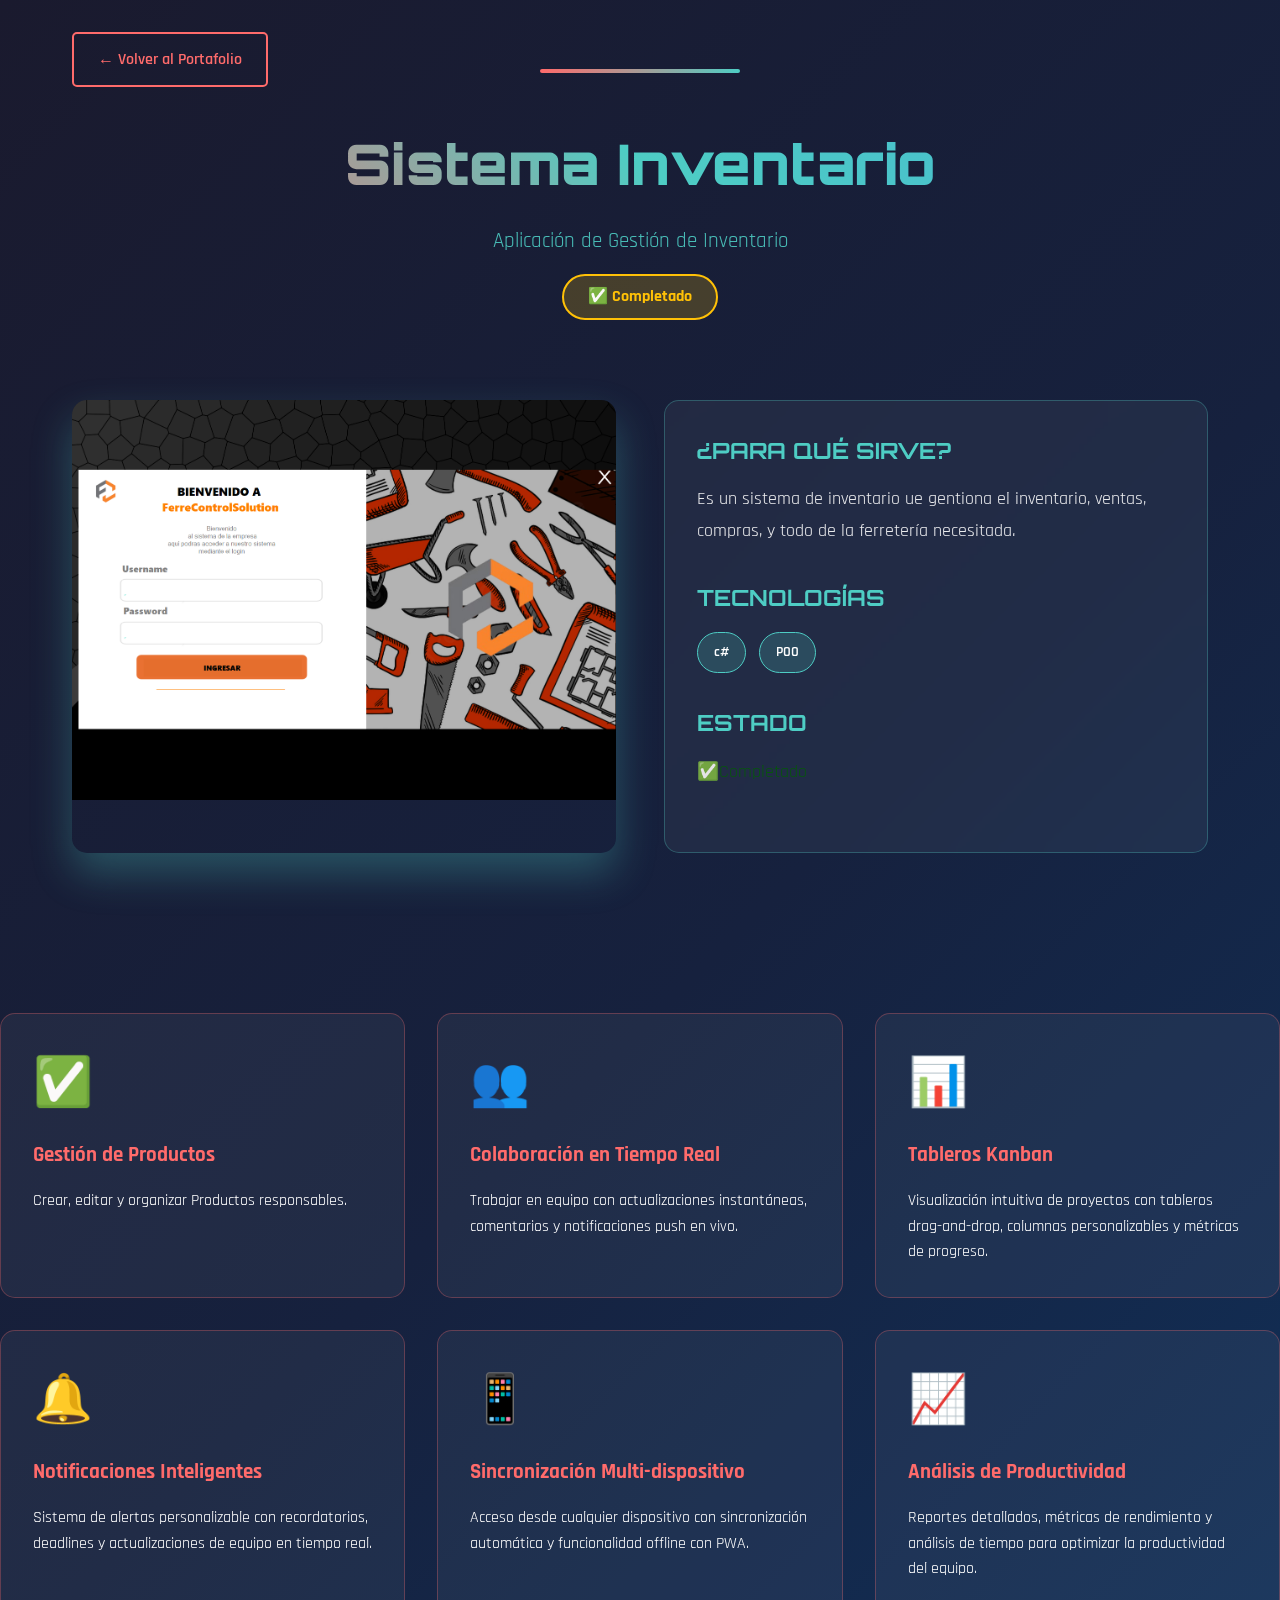
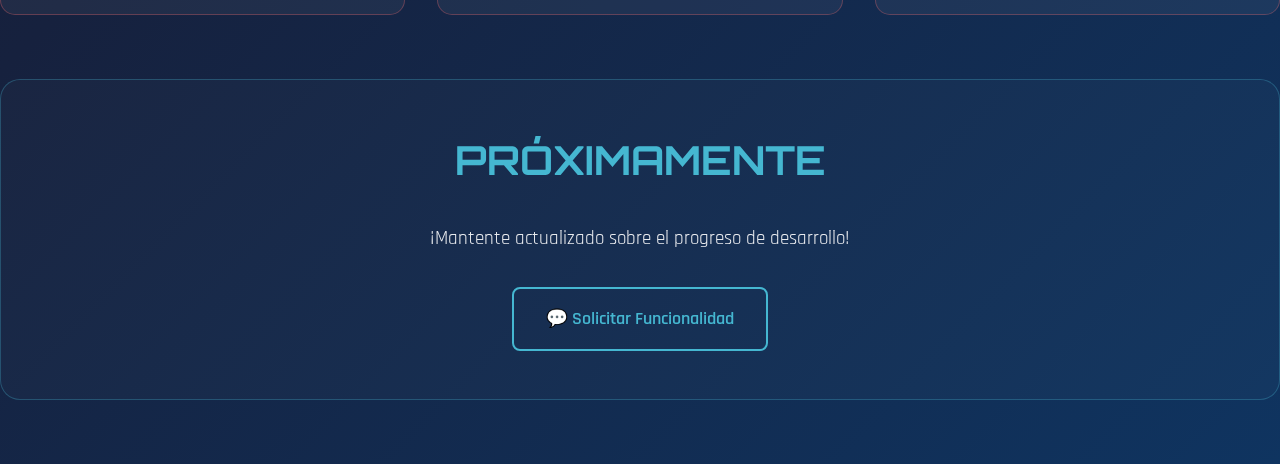
<file: SisInventario.html>
<!DOCTYPE html>
<html lang="es">
<head>
    <meta charset="UTF-8">
    <meta name="viewport" content="width=device-width, initial-scale=1.0">
    <title>Task Management App - Robert Carasco</title>
    <style>
        @import url('https://fonts.googleapis.com/css2?family=Orbitron:wght@400;700;900&family=Rajdhani:wght@300;400;600;700&display=swap');
        
        * {
            margin: 0;
            padding: 0;
            box-sizing: border-box;
        }
        
        body {
            font-family: 'Rajdhani', sans-serif;
            background: linear-gradient(135deg, #1a1a2e 0%, #16213e 50%, #0f3460 100%);
            color: #ffffff;
            line-height: 1.6;
            min-height: 100vh;
        }

        .container {
            max-width: 1200px;
            margin: 0 auto;
            padding: 2rem;
        }

        .back-btn {
            display: inline-block;
            margin-bottom: 2rem;
            padding: 0.8rem 1.5rem;
            background: transparent;
            border: 2px solid #ff6b6b;
            color: #ff6b6b;
            text-decoration: none;
            border-radius: 5px;
            transition: all 0.3s ease;
            font-weight: 600;
        }

        .back-btn:hover {
            background: #ff6b6b;
            color: #000;
            box-shadow: 0 0 20px rgba(255, 107, 107, 0.5);
        }

        .project-header {
            text-align: center;
            margin-bottom: 4rem;
            position: relative;
        }

        .project-header::before {
            content: '';
            position: absolute;
            top: -50px;
            left: 50%;
            transform: translateX(-50%);
            width: 200px;
            height: 4px;
            background: linear-gradient(90deg, #ff6b6b, #4ecdc4);
            border-radius: 2px;
        }

        .project-title {
            font-family: 'Orbitron', monospace;
            font-size: 3.5rem;
            font-weight: 900;
            background: linear-gradient(45deg, #ff6b6b, #4ecdc4, #45b7d1);
            -webkit-background-clip: text;
            -webkit-text-fill-color: transparent;
            background-clip: text;
            margin-bottom: 1rem;
            animation: titleGlow 3s ease-in-out infinite alternate;
        }

        @keyframes titleGlow {
            0% { filter: drop-shadow(0 0 10px #ff6b6b); }
            100% { filter: drop-shadow(0 0 30px #4ecdc4); }
        }

        .project-subtitle {
            font-size: 1.3rem;
            color: #4ecdc4;
            opacity: 0.9;
        }

        .status-badge {
            display: inline-block;
            padding: 0.5rem 1.5rem;
            background: rgba(255, 193, 7, 0.2);
            border: 2px solid #ffc107;
            color: #ffc107;
            border-radius: 25px;
            font-weight: 700;
            margin: 1rem 0;
            animation: pulse 2s ease-in-out infinite;
        }

        @keyframes pulse {
            0%, 100% { transform: scale(1); }
            50% { transform: scale(1.05); }
        }

        .content-grid {
            display: grid;
            grid-template-columns: 1fr 1fr;
            gap: 3rem;
            margin-bottom: 4rem;
        }

        .project-image {
            position: relative;
            border-radius: 15px;
            overflow: hidden;
            box-shadow: 0 20px 40px rgba(78, 205, 196, 0.3);
        }

        .project-image img {
            width: 100%;
            height: 400px;
            object-fit: cover;
            transition: transform 0.3s ease;
        }

        .project-image:hover img {
            transform: scale(1.05);
        }

        .project-info {
            background: rgba(255, 255, 255, 0.05);
            padding: 2rem;
            border-radius: 15px;
            border: 1px solid rgba(78, 205, 196, 0.3);
            backdrop-filter: blur(10px);
        }

        .info-section {
            margin-bottom: 2rem;
        }

        .info-title {
            color: #4ecdc4;
            font-size: 1.4rem;
            font-weight: 700;
            margin-bottom: 1rem;
            font-family: 'Orbitron', monospace;
        }

        .info-text {
            font-size: 1.1rem;
            line-height: 1.8;
            opacity: 0.9;
        }

        .tech-stack {
            display: flex;
            flex-wrap: wrap;
            gap: 0.8rem;
            margin-top: 1rem;
        }

        .tech-tag {
            background: rgba(78, 205, 196, 0.2);
            padding: 0.5rem 1rem;
            border-radius: 25px;
            border: 1px solid #4ecdc4;
            font-size: 0.9rem;
            font-weight: 600;
        }

        .features-grid {
            display: grid;
            grid-template-columns: repeat(auto-fit, minmax(300px, 1fr));
            gap: 2rem;
            margin: 4rem 0;
        }

        .feature-card {
            background: rgba(255, 255, 255, 0.05);
            padding: 2rem;
            border-radius: 15px;
            border: 1px solid rgba(255, 107, 107, 0.3);
            transition: all 0.3s ease;
            position: relative;
            overflow: hidden;
        }

        .feature-card::before {
            content: '';
            position: absolute;
            top: 0;
            left: -100%;
            width: 100%;
            height: 100%;
            background: linear-gradient(90deg, transparent, rgba(255, 107, 107, 0.1), transparent);
            transition: left 0.5s ease;
        }

        .feature-card:hover::before {
            left: 100%;
        }

        .feature-card:hover {
            transform: translateY(-5px);
            border-color: #ff6b6b;
            box-shadow: 0 15px 30px rgba(255, 107, 107, 0.3);
        }

        .feature-icon {
            font-size: 3rem;
            margin-bottom: 1rem;
            color: #ff6b6b;
        }

        .feature-title {
            color: #ff6b6b;
            font-size: 1.3rem;
            font-weight: 700;
            margin-bottom: 1rem;
        }

        .progress-section {
            background: rgba(255, 255, 255, 0.02);
            padding: 3rem;
            border-radius: 20px;
            border: 1px solid rgba(255, 193, 7, 0.3);
            margin: 4rem 0;
        }

        .progress-title {
            font-family: 'Orbitron', monospace;
            font-size: 2rem;
            color: #ffc107;
            text-align: center;
            margin-bottom: 2rem;
        }

        .progress-bar {
            width: 100%;
            height: 20px;
            background: rgba(255, 255, 255, 0.1);
            border-radius: 10px;
            overflow: hidden;
            margin-bottom: 1rem;
        }

        .progress-fill {
            height: 100%;
            width: 75%;
            background: linear-gradient(90deg, #ffc107, #ff6b6b);
            border-radius: 10px;
            animation: progressGlow 2s ease-in-out infinite alternate;
        }

        @keyframes progressGlow {
            0% { box-shadow: 0 0 10px rgba(255, 193, 7, 0.5); }
            100% { box-shadow: 0 0 20px rgba(255, 107, 107, 0.8); }
        }

        .demo-section {
            text-align: center;
            margin: 4rem 0;
            padding: 3rem;
            background: rgba(255, 255, 255, 0.02);
            border-radius: 20px;
            border: 1px solid rgba(69, 183, 209, 0.3);
        }

        .demo-title {
            font-family: 'Orbitron', monospace;
            font-size: 2.5rem;
            color: #45b7d1;
            margin-bottom: 2rem;
        }

        .demo-buttons {
            display: flex;
            justify-content: center;
            gap: 2rem;
            flex-wrap: wrap;
        }

        .demo-btn {
            padding: 1rem 2rem;
            background: transparent;
            border: 2px solid #45b7d1;
            color: #45b7d1;
            text-decoration: none;
            border-radius: 8px;
            font-weight: 600;
            font-size: 1.1rem;
            transition: all 0.3s ease;
            position: relative;
            overflow: hidden;
        }

        .demo-btn::before {
            content: '';
            position: absolute;
            top: 0;
            left: -100%;
            width: 100%;
            height: 100%;
            background: #45b7d1;
            transition: left 0.3s ease;
            z-index: -1;
        }

        .demo-btn:hover::before {
            left: 0;
        }

        .demo-btn:hover {
            color: #000;
            box-shadow: 0 0 25px rgba(69, 183, 209, 0.5);
            transform: translateY(-2px);
        }

        @media (max-width: 768px) {
            .content-grid {
                grid-template-columns: 1fr;
                gap: 2rem;
            }

            .project-title {
                font-size: 2.5rem;
            }

            .demo-buttons {
                flex-direction: column;
                align-items: center;
            }

            .container {
                padding: 1rem;
            }
        }

        .floating-tasks {
            position: fixed;
            top: 0;
            left: 0;
            width: 100%;
            height: 100%;
            pointer-events: none;
            z-index: -1;
        }
    </style>
</head>
<body>
    <div class="floating-tasks"></div>
    
    <div class="container">
        <a href="index.html" class="back-btn">← Volver al Portafolio</a>
        
        <div class="project-header">
            <h1 class="project-title">Sistema Inventario</h1>
            <p class="project-subtitle">Aplicación de Gestión de Inventario</p>
            <div class="status-badge">✅ Completado</div>
        </div>

        <div class="content-grid">
            <div class="project-image">
                <img src="Captura de pantalla 2025-07-02 130254.png" alt="Task Management Interface">
            </div>
            
            <div class="project-info">
                <div class="info-section">
                    <h3 class="info-title">¿PARA QUÉ SIRVE?</h3>
                    <p class="info-text">
                       Es un sistema de inventario ue gentiona el inventario, ventas, compras, y todo de la ferretería necesitada.
                    </p>
                </div>

                <div class="info-section">
                    <h3 class="info-title">TECNOLOGÍAS</h3>
                    <div class="tech-stack">
                        <span class="tech-tag">c#</span>
                        <span class="tech-tag">POO</span>

                    </div>
                </div>

                <div class="info-section">
                    <h3 class="info-title">ESTADO</h3>
                    <p class="info-text" style="color: #045b08;">✅Completado</p>
                </div>
            </div>
        </div>

        </div>

        <div class="features-grid">
            <div class="feature-card">
                <div class="feature-icon">✅</div>
                <h3 class="feature-title">Gestión de Productos</h3>
                <p>Crear, editar y organizar Productos responsables.</p>
            </div>

            <div class="feature-card">
                <div class="feature-icon">👥</div>
                <h3 class="feature-title">Colaboración en Tiempo Real</h3>
                <p>Trabajar en equipo con actualizaciones instantáneas, comentarios y notificaciones push en vivo.</p>
            </div>

            <div class="feature-card">
                <div class="feature-icon">📊</div>
                <h3 class="feature-title">Tableros Kanban</h3>
                <p>Visualización intuitiva de proyectos con tableros drag-and-drop, columnas personalizables y métricas de progreso.</p>
            </div>

            <div class="feature-card">
                <div class="feature-icon">🔔</div>
                <h3 class="feature-title">Notificaciones Inteligentes</h3>
                <p>Sistema de alertas personalizable con recordatorios, deadlines y actualizaciones de equipo en tiempo real.</p>
            </div>

            <div class="feature-card">
                <div class="feature-icon">📱</div>
                <h3 class="feature-title">Sincronización Multi-dispositivo</h3>
                <p>Acceso desde cualquier dispositivo con sincronización automática y funcionalidad offline con PWA.</p>
            </div>

            <div class="feature-card">
                <div class="feature-icon">📈</div>
                <h3 class="feature-title">Análisis de Productividad</h3>
                <p>Reportes detallados, métricas de rendimiento y análisis de tiempo para optimizar la productividad del equipo.</p>
            </div>
        </div>

        <div class="demo-section">
            <h2 class="demo-title">PRÓXIMAMENTE</h2>
            <p style="font-size: 1.2rem; margin-bottom: 2rem; opacity: 0.9;">
                ¡Mantente actualizado sobre el progreso de desarrollo!
            </p>
            <div class="demo-buttons">
                <a href="mailto:abdielcarrasco01@gmail.com?subject=Propuesta de Proyecto&body=Hola Robert,%0D%0A%0D%0AMe interesa trabajar contigo en un proyecto. Me gustaría discutir:%0D%0A%0D%0A- Tipo de proyecto:%0D%0A- Presupuesto estimado:%0D%0A- Fecha límite:%0D%0A- Detalles adicionales:%0D%0A%0D%0ASaludos" class="demo-btn">💬 Solicitar Funcionalidad</a>
            </div>
        </div>
    </div>

    <script>
        // Crear elementos flotantes de tareas
        function createFloatingTask() {
            const tasks = ['📝', '✅', '⏰', '🎯', '📊', '🔔', '👥', '📱'];
            const task = document.createElement('div');
            task.textContent = tasks[Math.floor(Math.random() * tasks.length)];
            task.style.position = 'absolute';
            task.style.fontSize = '2rem';
            task.style.left = Math.random() * window.innerWidth + 'px';
            task.style.top = Math.random() * window.innerHeight + 'px';
            task.style.opacity = '0.3';
            task.style.animation = `floatTask ${Math.random() * 8 + 6}s linear infinite`;
            
            document.querySelector('.floating-tasks').appendChild(task);
            
            setTimeout(() => {
                task.remove();
            }, 14000);
        }

        // Crear tareas flotantes periódicamente
        setInterval(createFloatingTask, 800);

        // Animación de flotación para tareas
        const style = document.createElement('style');
        style.textContent = `
            @keyframes floatTask {
                0% { 
                    transform: translate(0, 0) rotate(0deg); 
                    opacity: 0; 
                }
                10% { opacity: 0.3; }
                90% { opacity: 0.3; }
                100% { 
                    transform: translate(${Math.random() * 200 - 100}px, -100vh) rotate(360deg); 
                    opacity: 0; 
                }
            }
        `;
        document.head.appendChild(style);

        // Animación de progreso
        window.addEventListener('load', () => {
            const progressFill = document.querySelector('.progress-fill');
            progressFill.style.width = '0%';
            setTimeout(() => {
                progressFill.style.transition = 'width 2s ease-out';
                progressFill.style.width = '75%';
            }, 500);
        });
    </script>
</body>
</html>
</file>
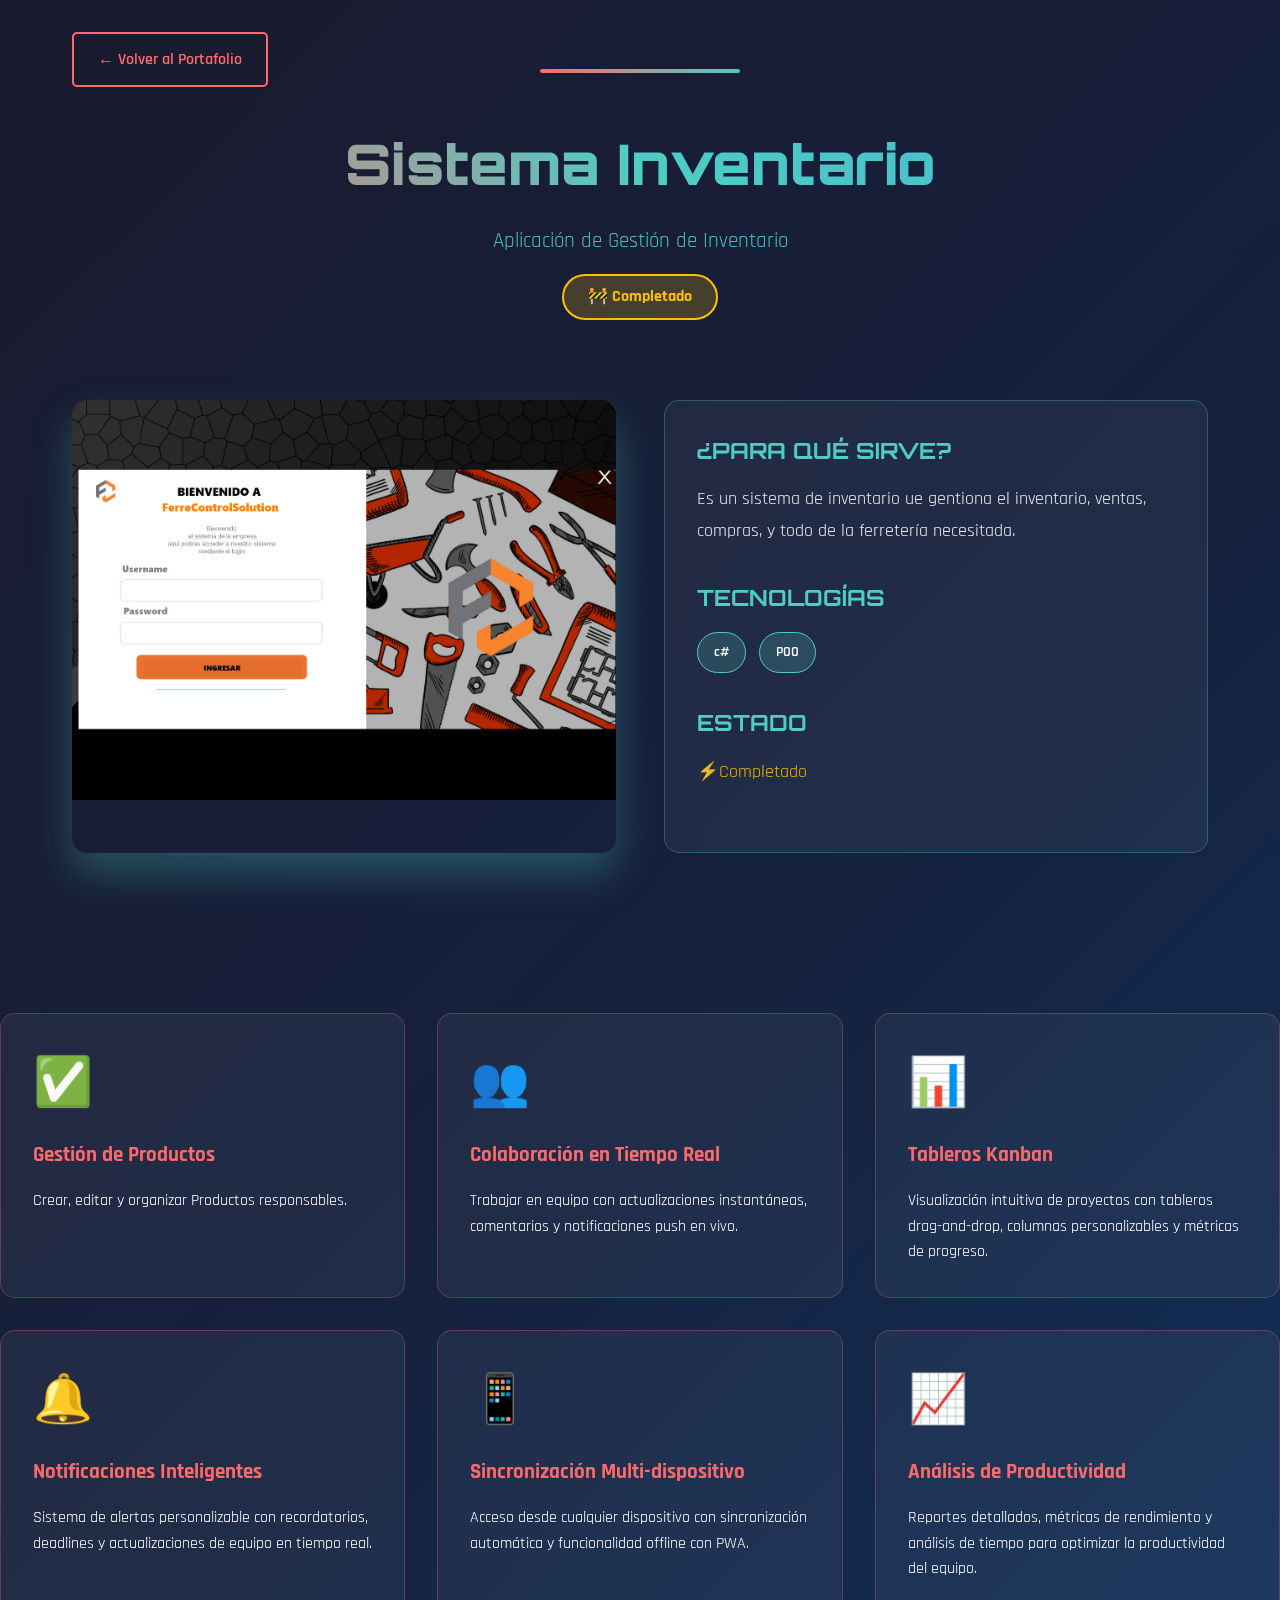
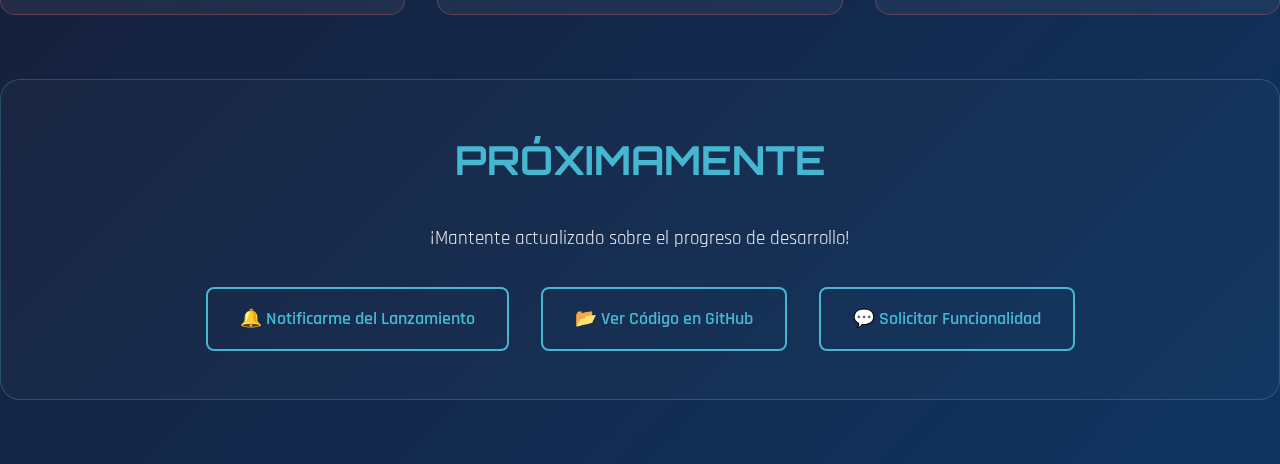
<file: Task Management.html>
<!DOCTYPE html>
<html lang="es">
<head>
    <meta charset="UTF-8">
    <meta name="viewport" content="width=device-width, initial-scale=1.0">
    <title>Task Management App - Robert Carasco</title>
    <style>
        @import url('https://fonts.googleapis.com/css2?family=Orbitron:wght@400;700;900&family=Rajdhani:wght@300;400;600;700&display=swap');
        
        * {
            margin: 0;
            padding: 0;
            box-sizing: border-box;
        }
        
        body {
            font-family: 'Rajdhani', sans-serif;
            background: linear-gradient(135deg, #1a1a2e 0%, #16213e 50%, #0f3460 100%);
            color: #ffffff;
            line-height: 1.6;
            min-height: 100vh;
        }

        .container {
            max-width: 1200px;
            margin: 0 auto;
            padding: 2rem;
        }

        .back-btn {
            display: inline-block;
            margin-bottom: 2rem;
            padding: 0.8rem 1.5rem;
            background: transparent;
            border: 2px solid #ff6b6b;
            color: #ff6b6b;
            text-decoration: none;
            border-radius: 5px;
            transition: all 0.3s ease;
            font-weight: 600;
        }

        .back-btn:hover {
            background: #ff6b6b;
            color: #000;
            box-shadow: 0 0 20px rgba(255, 107, 107, 0.5);
        }

        .project-header {
            text-align: center;
            margin-bottom: 4rem;
            position: relative;
        }

        .project-header::before {
            content: '';
            position: absolute;
            top: -50px;
            left: 50%;
            transform: translateX(-50%);
            width: 200px;
            height: 4px;
            background: linear-gradient(90deg, #ff6b6b, #4ecdc4);
            border-radius: 2px;
        }

        .project-title {
            font-family: 'Orbitron', monospace;
            font-size: 3.5rem;
            font-weight: 900;
            background: linear-gradient(45deg, #ff6b6b, #4ecdc4, #45b7d1);
            -webkit-background-clip: text;
            -webkit-text-fill-color: transparent;
            background-clip: text;
            margin-bottom: 1rem;
            animation: titleGlow 3s ease-in-out infinite alternate;
        }

        @keyframes titleGlow {
            0% { filter: drop-shadow(0 0 10px #ff6b6b); }
            100% { filter: drop-shadow(0 0 30px #4ecdc4); }
        }

        .project-subtitle {
            font-size: 1.3rem;
            color: #4ecdc4;
            opacity: 0.9;
        }

        .status-badge {
            display: inline-block;
            padding: 0.5rem 1.5rem;
            background: rgba(255, 193, 7, 0.2);
            border: 2px solid #ffc107;
            color: #ffc107;
            border-radius: 25px;
            font-weight: 700;
            margin: 1rem 0;
            animation: pulse 2s ease-in-out infinite;
        }

        @keyframes pulse {
            0%, 100% { transform: scale(1); }
            50% { transform: scale(1.05); }
        }

        .content-grid {
            display: grid;
            grid-template-columns: 1fr 1fr;
            gap: 3rem;
            margin-bottom: 4rem;
        }

        .project-image {
            position: relative;
            border-radius: 15px;
            overflow: hidden;
            box-shadow: 0 20px 40px rgba(78, 205, 196, 0.3);
        }

        .project-image img {
            width: 100%;
            height: 400px;
            object-fit: cover;
            transition: transform 0.3s ease;
        }

        .project-image:hover img {
            transform: scale(1.05);
        }

        .project-info {
            background: rgba(255, 255, 255, 0.05);
            padding: 2rem;
            border-radius: 15px;
            border: 1px solid rgba(78, 205, 196, 0.3);
            backdrop-filter: blur(10px);
        }

        .info-section {
            margin-bottom: 2rem;
        }

        .info-title {
            color: #4ecdc4;
            font-size: 1.4rem;
            font-weight: 700;
            margin-bottom: 1rem;
            font-family: 'Orbitron', monospace;
        }

        .info-text {
            font-size: 1.1rem;
            line-height: 1.8;
            opacity: 0.9;
        }

        .tech-stack {
            display: flex;
            flex-wrap: wrap;
            gap: 0.8rem;
            margin-top: 1rem;
        }

        .tech-tag {
            background: rgba(78, 205, 196, 0.2);
            padding: 0.5rem 1rem;
            border-radius: 25px;
            border: 1px solid #4ecdc4;
            font-size: 0.9rem;
            font-weight: 600;
        }

        .features-grid {
            display: grid;
            grid-template-columns: repeat(auto-fit, minmax(300px, 1fr));
            gap: 2rem;
            margin: 4rem 0;
        }

        .feature-card {
            background: rgba(255, 255, 255, 0.05);
            padding: 2rem;
            border-radius: 15px;
            border: 1px solid rgba(255, 107, 107, 0.3);
            transition: all 0.3s ease;
            position: relative;
            overflow: hidden;
        }

        .feature-card::before {
            content: '';
            position: absolute;
            top: 0;
            left: -100%;
            width: 100%;
            height: 100%;
            background: linear-gradient(90deg, transparent, rgba(255, 107, 107, 0.1), transparent);
            transition: left 0.5s ease;
        }

        .feature-card:hover::before {
            left: 100%;
        }

        .feature-card:hover {
            transform: translateY(-5px);
            border-color: #ff6b6b;
            box-shadow: 0 15px 30px rgba(255, 107, 107, 0.3);
        }

        .feature-icon {
            font-size: 3rem;
            margin-bottom: 1rem;
            color: #ff6b6b;
        }

        .feature-title {
            color: #ff6b6b;
            font-size: 1.3rem;
            font-weight: 700;
            margin-bottom: 1rem;
        }

        .progress-section {
            background: rgba(255, 255, 255, 0.02);
            padding: 3rem;
            border-radius: 20px;
            border: 1px solid rgba(255, 193, 7, 0.3);
            margin: 4rem 0;
        }

        .progress-title {
            font-family: 'Orbitron', monospace;
            font-size: 2rem;
            color: #ffc107;
            text-align: center;
            margin-bottom: 2rem;
        }

        .progress-bar {
            width: 100%;
            height: 20px;
            background: rgba(255, 255, 255, 0.1);
            border-radius: 10px;
            overflow: hidden;
            margin-bottom: 1rem;
        }

        .progress-fill {
            height: 100%;
            width: 75%;
            background: linear-gradient(90deg, #ffc107, #ff6b6b);
            border-radius: 10px;
            animation: progressGlow 2s ease-in-out infinite alternate;
        }

        @keyframes progressGlow {
            0% { box-shadow: 0 0 10px rgba(255, 193, 7, 0.5); }
            100% { box-shadow: 0 0 20px rgba(255, 107, 107, 0.8); }
        }

        .demo-section {
            text-align: center;
            margin: 4rem 0;
            padding: 3rem;
            background: rgba(255, 255, 255, 0.02);
            border-radius: 20px;
            border: 1px solid rgba(69, 183, 209, 0.3);
        }

        .demo-title {
            font-family: 'Orbitron', monospace;
            font-size: 2.5rem;
            color: #45b7d1;
            margin-bottom: 2rem;
        }

        .demo-buttons {
            display: flex;
            justify-content: center;
            gap: 2rem;
            flex-wrap: wrap;
        }

        .demo-btn {
            padding: 1rem 2rem;
            background: transparent;
            border: 2px solid #45b7d1;
            color: #45b7d1;
            text-decoration: none;
            border-radius: 8px;
            font-weight: 600;
            font-size: 1.1rem;
            transition: all 0.3s ease;
            position: relative;
            overflow: hidden;
        }

        .demo-btn::before {
            content: '';
            position: absolute;
            top: 0;
            left: -100%;
            width: 100%;
            height: 100%;
            background: #45b7d1;
            transition: left 0.3s ease;
            z-index: -1;
        }

        .demo-btn:hover::before {
            left: 0;
        }

        .demo-btn:hover {
            color: #000;
            box-shadow: 0 0 25px rgba(69, 183, 209, 0.5);
            transform: translateY(-2px);
        }

        @media (max-width: 768px) {
            .content-grid {
                grid-template-columns: 1fr;
                gap: 2rem;
            }

            .project-title {
                font-size: 2.5rem;
            }

            .demo-buttons {
                flex-direction: column;
                align-items: center;
            }

            .container {
                padding: 1rem;
            }
        }

        .floating-tasks {
            position: fixed;
            top: 0;
            left: 0;
            width: 100%;
            height: 100%;
            pointer-events: none;
            z-index: -1;
        }
    </style>
</head>
<body>
    <div class="floating-tasks"></div>
    
    <div class="container">
        <a href="index.html" class="back-btn">← Volver al Portafolio</a>
        
        <div class="project-header">
            <h1 class="project-title">Sistema Inventario</h1>
            <p class="project-subtitle">Aplicación de Gestión de Inventario</p>
            <div class="status-badge">🚧 Completado</div>
        </div>

        <div class="content-grid">
            <div class="project-image">
                <img src="Captura de pantalla 2025-07-02 130254.png" alt="Task Management Interface">
            </div>
            
            <div class="project-info">
                <div class="info-section">
                    <h3 class="info-title">¿PARA QUÉ SIRVE?</h3>
                    <p class="info-text">
                       Es un sistema de inventario ue gentiona el inventario, ventas, compras, y todo de la ferretería necesitada.
                    </p>
                </div>

                <div class="info-section">
                    <h3 class="info-title">TECNOLOGÍAS</h3>
                    <div class="tech-stack">
                        <span class="tech-tag">c#</span>
                        <span class="tech-tag">POO</span>

                    </div>
                </div>

                <div class="info-section">
                    <h3 class="info-title">ESTADO</h3>
                    <p class="info-text" style="color: #ffc107;">⚡Completado</p>
                </div>
            </div>
        </div>

        </div>

        <div class="features-grid">
            <div class="feature-card">
                <div class="feature-icon">✅</div>
                <h3 class="feature-title">Gestión de Productos</h3>
                <p>Crear, editar y organizar Productos responsables.</p>
            </div>

            <div class="feature-card">
                <div class="feature-icon">👥</div>
                <h3 class="feature-title">Colaboración en Tiempo Real</h3>
                <p>Trabajar en equipo con actualizaciones instantáneas, comentarios y notificaciones push en vivo.</p>
            </div>

            <div class="feature-card">
                <div class="feature-icon">📊</div>
                <h3 class="feature-title">Tableros Kanban</h3>
                <p>Visualización intuitiva de proyectos con tableros drag-and-drop, columnas personalizables y métricas de progreso.</p>
            </div>

            <div class="feature-card">
                <div class="feature-icon">🔔</div>
                <h3 class="feature-title">Notificaciones Inteligentes</h3>
                <p>Sistema de alertas personalizable con recordatorios, deadlines y actualizaciones de equipo en tiempo real.</p>
            </div>

            <div class="feature-card">
                <div class="feature-icon">📱</div>
                <h3 class="feature-title">Sincronización Multi-dispositivo</h3>
                <p>Acceso desde cualquier dispositivo con sincronización automática y funcionalidad offline con PWA.</p>
            </div>

            <div class="feature-card">
                <div class="feature-icon">📈</div>
                <h3 class="feature-title">Análisis de Productividad</h3>
                <p>Reportes detallados, métricas de rendimiento y análisis de tiempo para optimizar la productividad del equipo.</p>
            </div>
        </div>

        <div class="demo-section">
            <h2 class="demo-title">PRÓXIMAMENTE</h2>
            <p style="font-size: 1.2rem; margin-bottom: 2rem; opacity: 0.9;">
                ¡Mantente actualizado sobre el progreso de desarrollo!
            </p>
            <div class="demo-buttons">
                <a href="#" class="demo-btn">🔔 Notificarme del Lanzamiento</a>
                <a href="#" class="demo-btn">📂 Ver Código en GitHub</a>
                <a href="#contacto" class="demo-btn">💬 Solicitar Funcionalidad</a>
            </div>
        </div>
    </div>

    <script>
        // Crear elementos flotantes de tareas
        function createFloatingTask() {
            const tasks = ['📝', '✅', '⏰', '🎯', '📊', '🔔', '👥', '📱'];
            const task = document.createElement('div');
            task.textContent = tasks[Math.floor(Math.random() * tasks.length)];
            task.style.position = 'absolute';
            task.style.fontSize = '2rem';
            task.style.left = Math.random() * window.innerWidth + 'px';
            task.style.top = Math.random() * window.innerHeight + 'px';
            task.style.opacity = '0.3';
            task.style.animation = `floatTask ${Math.random() * 8 + 6}s linear infinite`;
            
            document.querySelector('.floating-tasks').appendChild(task);
            
            setTimeout(() => {
                task.remove();
            }, 14000);
        }

        // Crear tareas flotantes periódicamente
        setInterval(createFloatingTask, 800);

        // Animación de flotación para tareas
        const style = document.createElement('style');
        style.textContent = `
            @keyframes floatTask {
                0% { 
                    transform: translate(0, 0) rotate(0deg); 
                    opacity: 0; 
                }
                10% { opacity: 0.3; }
                90% { opacity: 0.3; }
                100% { 
                    transform: translate(${Math.random() * 200 - 100}px, -100vh) rotate(360deg); 
                    opacity: 0; 
                }
            }
        `;
        document.head.appendChild(style);

        // Animación de progreso
        window.addEventListener('load', () => {
            const progressFill = document.querySelector('.progress-fill');
            progressFill.style.width = '0%';
            setTimeout(() => {
                progressFill.style.transition = 'width 2s ease-out';
                progressFill.style.width = '75%';
            }, 500);
        });
    </script>
</body>
</html>
</file>
<file: style.css>
@import url('https://fonts.googleapis.com/css2?family=Orbitron:wght@400;700;900&family=Rajdhani:wght@300;400;600;700&display=swap');
        
        * {
            margin: 0;
            padding: 0;
            box-sizing: border-box;
        }
        
        body {
            font-family: 'Rajdhani', sans-serif;
            background: #0a0a0a;
            color: #ffffff;
            overflow-x: hidden;
            line-height: 1.6;
        }
        
        /* Fondo animado */
        .bg-animation {
            position: fixed;
            top: 0;
            left: 0;
            width: 100%;
            height: 100%;
            z-index: -1;
            background: linear-gradient(45deg, #0a0a0a, #1a1a2e, #16213e);
            background-size: 400% 400%;
            animation: gradientShift 8s ease infinite;
        }
        
        .bg-animation::before {
            content: '';
            position: absolute;
            top: 0;
            left: 0;
            width: 100%;
            height: 100%;
            background-image: 
                radial-gradient(circle at 25% 25%, #00ffff22 0%, transparent 50%),
                radial-gradient(circle at 75% 75%, #ff00ff22 0%, transparent 50%),
                radial-gradient(circle at 50% 50%, #ffff0022 0%, transparent 50%);
            animation: pulse 4s ease-in-out infinite alternate;
        }
        
        @keyframes gradientShift {
            0% { background-position: 0% 50%; }
            50% { background-position: 100% 50%; }
            100% { background-position: 0% 50%; }
        }
        
        @keyframes pulse {
            0% { opacity: 0.3; }
            100% { opacity: 0.8; }
        }
        
        /* Header */
        header {
            position: fixed;
            top: 0;
            width: 100%;
            padding: 1rem 2rem;
            background: rgba(0, 0, 0, 0.9);
            backdrop-filter: blur(10px);
            border-bottom: 1px solid #00ffff;
            z-index: 1000;
        }
        
        nav {
            display: flex;
            justify-content: space-between;
            align-items: center;
            max-width: 1200px;
            margin: 0 auto;
        }
        
        .logo {
            font-family: 'Orbitron', monospace;
            font-size: 1.5rem;
            font-weight: 900;
            color: #00ffff;
            text-shadow: 0 0 20px #00ffff;
        }
        
        .nav-links {
            display: flex;
            list-style: none;
            gap: 2rem;
        }
        
        .nav-links a {
            color: #ffffff;
            text-decoration: none;
            font-weight: 600;
            transition: all 0.3s ease;
            position: relative;
        }
        
        .nav-links a:hover {
            color: #00ffff;
            text-shadow: 0 0 10px #00ffff;
        }
        
        .nav-links a::after {
            content: '';
            position: absolute;
            bottom: -5px;
            left: 0;
            width: 0;
            height: 2px;
            background: linear-gradient(90deg, #00ffff, #ff00ff);
            transition: width 0.3s ease;
        }
        
        .nav-links a:hover::after {
            width: 100%;
        }
        
        /* Main Content */
        main {
            margin-top: 80px;
        }
        
        section {
            padding: 4rem 2rem;
            max-width: 1200px;
            margin: 0 auto;
        }
        
        /* Hero Section */
        .hero {
            text-align: center;
            padding: 8rem 2rem;
            position: relative;
        }

        /* Marco de foto */
       .photo-frame {
    position: relative;
    width: 200px;
    height: 200px;
    margin: 0 auto 3rem;
    border-radius: 50%;
    background: #0adaec;
    padding: 4px;
    /* animation: rotate 4s linear infinite; */ /* Ya está comentado */
}

.photo-frame::before {
    content: '';
    position: absolute;
    inset: -10px;   
    border-radius: 50%;
    background: none;
    z-index: -1;
    filter: none;
    /* animation: rotate 8s linear infinite reverse; */ /* Asegúrate de que esté comentado o eliminado */
}

        .photo-frame img {
            width: 100%;
            height: 100%;
            border-radius: 50%;
            object-fit: cover;
            border: 2px solid #0a0a0a;
            animation: none !important;
            transform: none !important;
        }

        @keyframes rotate {
            0% { transform: rotate(0deg); }
            100% { transform: rotate(360deg); }
        }
        
        .hero h1 {
            font-family: 'Orbitron', monospace;
            font-size: clamp(2.5rem, 5vw, 4rem);
            font-weight: 900;
            margin-bottom: 1rem;
            background: linear-gradient(45deg, #00ffff, #00ffff, #00ffff);
            -webkit-background-clip: text;
            -webkit-text-fill-color: transparent;
            background-clip: text;
            animation: textGlow 2s ease-in-out infinite alternate;
        }
        
        @keyframes textGlow {
            0% { filter: drop-shadow(0 0 10px #00ffff); }
            100% { filter: drop-shadow(0 0 20px #ff00ff); }
        }
        
        .hero .subtitle {
            font-size: 1.5rem;
            color: #00ffff;
            margin-bottom: 2rem;
            text-shadow: 0 0 10px #00ffff;
        }
        
        .hero .description {
            font-size: 1.2rem;
            max-width: 600px;
            margin: 0 auto 3rem;
            opacity: 0.9;
        }
        
        /* Buttons */
        .btn {
            display: inline-block;
            padding: 1rem 2rem;
            margin: 0.5rem;
            background: transparent;
            border: 2px solid #00ffff;
            color: #00ffff;
            text-decoration: none;
            font-weight: 600;
            font-size: 1.1rem;
            transition: all 0.3s ease;
            position: relative;
            overflow: hidden;
        }
        
        .btn::before {
            content: '';
            position: absolute;
            top: 0;
            left: -100%;
            width: 100%;
            height: 100%;
            background: linear-gradient(90deg, transparent, #00ffff, transparent);
            transition: left 0.5s ease;
        }
        
        .btn:hover::before {
            left: 100%;
        }
        
        .btn:hover {
            color: #000;
            background: #00ffff;
            box-shadow: 0 0 30px #00ffff;
            transform: translateY(-2px);
        }
        
        .btn.secondary {
            border-color: #ff00ff;
            color: #ff00ff;
        }
        
        .btn.secondary:hover {
            color: #000;
            background: #ff00ff;
            box-shadow: 0 0 30px #ff00ff;
        }
        
        /* Skills Section */
        .skills-grid {
            display: grid;
            grid-template-columns: repeat(auto-fit, minmax(300px, 1fr));
            gap: 2rem;
            margin-top: 3rem;
        }
        
        .skill-card {
            background: rgba(255, 255, 255, 0.05);
            border: 1px solid rgba(0, 255, 255, 0.3);
            padding: 2rem;
            border-radius: 10px;
            transition: all 0.3s ease;
            position: relative;
            overflow: hidden;
        }
        
        .skill-card::before {
            content: '';
            position: absolute;
            top: -50%;
            left: -50%;
            width: 200%;
            height: 200%;
            background: conic-gradient(from 0deg, transparent, #00ffff, transparent);
            animation: rotate 4s linear infinite;
            z-index: -1;
        }
        
        .skill-card::after {
            content: '';
            position: absolute;
            inset: 1px;
            background: rgba(10, 10, 10, 0.9);
            border-radius: 9px;
            z-index: -1;
        }
        
        .skill-card:hover {
            transform: translateY(-10px);
            box-shadow: 0 20px 40px rgba(0, 255, 255, 0.3);
        }
        
        .skill-card h3 {
            color: #00ffff;
            margin-bottom: 1rem;
            font-size: 1.5rem;
        }
        
        .skill-tags {
            display: flex;
            flex-wrap: wrap;
            gap: 0.5rem;
            margin-top: 1rem;
        }
        
        .tag {
            background: rgba(0, 255, 255, 0.2);
            padding: 0.3rem 0.8rem;
            border-radius: 20px;
            font-size: 0.9rem;
            border: 1px solid #00ffff;
        }
        
        /* Projects Section */
        .projects-grid {
            display: grid;
            grid-template-columns: repeat(auto-fit, minmax(350px, 1fr));
            gap: 2rem;
            margin-top: 3rem;
        }
        
        .project-card {
            background: rgba(255, 255, 255, 0.05);
            border: 1px solid rgba(255, 0, 255, 0.3);
            padding: 2rem;
            border-radius: 10px;
            transition: all 0.3s ease;
            position: relative;
            cursor: pointer;
        }
        
        .project-card:hover {
            transform: translateY(-5px);
            border-color: #ff00ff;
            box-shadow: 0 15px 30px rgba(255, 0, 255, 0.3);
        }
        
        .project-card h3 {
            color: #ff00ff;
            margin-bottom: 1rem;
            font-size: 1.4rem;
        }
        
        .project-status {
            display: inline-block;
            padding: 0.2rem 0.8rem;
            background: rgba(255, 255, 0, 0.2);
            border: 1px solid #ffff00;
            border-radius: 15px;
            font-size: 0.8rem;
            margin-top: 1rem;
        }

        .project-link-text {
            margin-top: 1rem; 
            font-size: 0.9rem; 
            color: #00ffff; 
            cursor: pointer;
            transition: all 0.3s ease;
        }

        .project-link-text:hover {
            text-shadow: 0 0 10px #00ffff;
        }
        
        /* Section Headers */
        .section-header {
            text-align: center;
            margin-bottom: 3rem;
        }
        
        .section-header h2 {
            font-family: 'Orbitron', monospace;
            font-size: 2.5rem;
            margin-bottom: 1rem;
            background: linear-gradient(45deg, #00ffff, #ff00ff);
            -webkit-background-clip: text;
            -webkit-text-fill-color: transparent;
            background-clip: text;
        }
        
        .section-header .underline {
            width: 100px;
            height: 3px;
            background: linear-gradient(90deg, #00ffff, #ff00ff);
            margin: 0 auto;
            border-radius: 2px;
        }
        
        .contact {
            background: rgba(255, 255, 255, 0.02);
            margin-top: 4rem;
            padding: 4rem 2rem;
            text-align: center;
        }
        
        .contact-info {
            display: flex;
            justify-content: center;
            gap: 3rem;
            margin-top: 2rem;
            flex-wrap: wrap;
        }
        
        .contact-item {
            display: flex;
            align-items: center;
            gap: 1rem;
        }
        
        .contact-item .icon {
            width: 50px;
            height: 50px;
            background: linear-gradient(45deg, #00ffff, #ff00ff);
            border-radius: 50%;
            display: flex;
            align-items: center;
            justify-content: center;
            font-size: 1.5rem;
        }
        
        /* Responsive */
        @media (max-width: 768px) {
            .nav-links {
                display: none;
            }
            
            .hero {
                padding: 6rem 1rem;
            }
            
            .contact-info {
                flex-direction: column;
                align-items: center;
            }

            .photo-frame {
                width: 150px;
                height: 150px;
            }
        }
        
        /* Scroll Animation */
        .fade-in {
            opacity: 0;
            transform: translateY(30px);
            transition: all 0.6s ease;
        }
        
        .fade-in.visible {
            opacity: 1;
            transform: translateY(0);
        }
</file>
